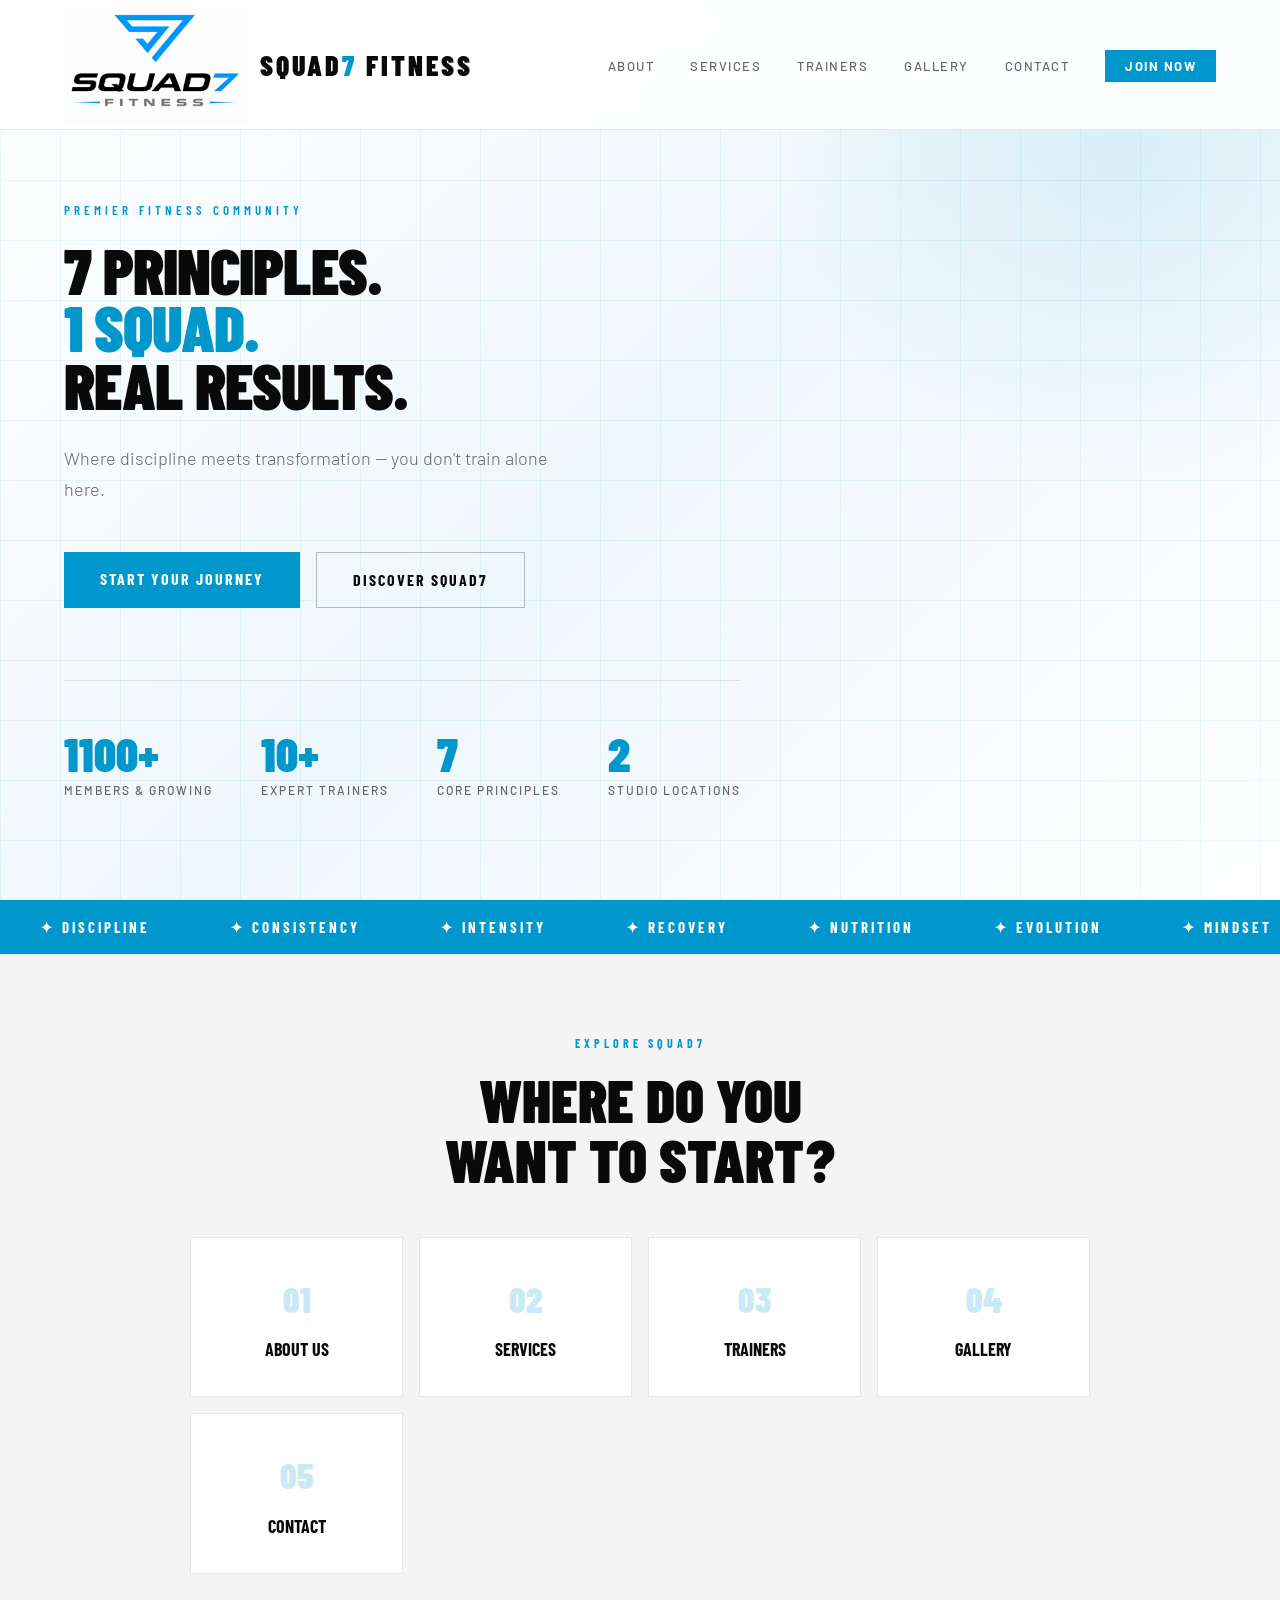
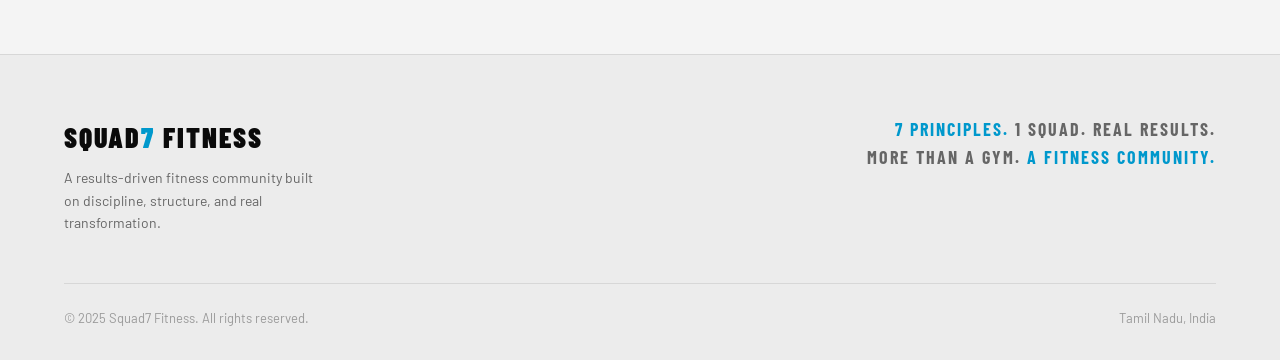
<file: index.html>
<!DOCTYPE html>
<html lang="en">
<head>
<meta charset="UTF-8">
<meta name="viewport" content="width=device-width, initial-scale=1.0">
<title>Squad7 Fitness — 7 Principles. 1 Squad. Real Results.</title>
<link rel="icon" type="image/png" href="images/Icon.png">
<link href="https://fonts.googleapis.com/css2?family=Barlow+Condensed:wght@400;600;700;800;900&family=Barlow:wght@300;400;500;600&display=swap" rel="stylesheet">
<style>
  *, *::before, *::after { margin: 0; padding: 0; box-sizing: border-box; }
  :root {
    --bg: #FFFFFF; --section: #F4F4F4; --accent: #0098CC;
    --accent-glow: rgba(0,152,204,0.1); --text: #0A0A0A;
    --subtext: #666666; --border: rgba(0,0,0,0.09); --card: #EBEBEB;
  }
  html { scroll-behavior: smooth; }
  body { background: var(--bg); color: var(--text); font-family: 'Barlow', sans-serif; font-weight: 400; line-height: 1.6; overflow-x: hidden; }

  /* NAV */
  nav { position: fixed; top: 0; left: 0; right: 0; z-index: 100; padding: 0 5vw; height: 130px; display: flex; align-items: center; justify-content: space-between; background: rgba(255,255,255,0.92); backdrop-filter: blur(12px); border-bottom: 1px solid var(--border); }
  .nav-logo { display: flex; align-items: center; gap: 12px; text-decoration: none; }
  .nav-logo img { height: 120px; width: auto; display: block; }
  .nav-logo-text { font-family: 'Barlow Condensed', sans-serif; font-weight: 900; font-size: 28px; letter-spacing: 3px; text-transform: uppercase; color: var(--text); line-height: 1; }
  .nav-logo-text span { color: var(--accent); }
  .nav-links { display: flex; gap: 36px; list-style: none; }
  .nav-links a { color: var(--subtext); text-decoration: none; font-size: 13px; font-weight: 500; letter-spacing: 1.5px; text-transform: uppercase; transition: color 0.2s; }
  .nav-links a:hover, .nav-links a.active { color: var(--accent); }
  .nav-cta { background: var(--accent); color: #FFF !important; padding: 8px 20px; font-weight: 700 !important; letter-spacing: 1px; transition: background 0.2s !important; }
  .nav-cta:hover { background: #0080AA !important; color: #FFF !important; }
  .hamburger { display: none; flex-direction: column; gap: 5px; cursor: pointer; }
  .hamburger span { display: block; width: 24px; height: 2px; background: var(--text); transition: 0.3s; }
  .mobile-menu { display: none; position: fixed; top: 130px; left: 0; right: 0; background: rgba(255,255,255,0.98); padding: 24px 5vw; flex-direction: column; gap: 20px; z-index: 99; border-bottom: 1px solid var(--border); }
  .mobile-menu a { color: var(--subtext); text-decoration: none; font-size: 15px; font-weight: 500; letter-spacing: 1px; text-transform: uppercase; }
  .mobile-menu a:hover { color: var(--accent); }
  .mobile-menu.open { display: flex; }

  /* SECTION DEFAULTS */
  section { padding: 60px 5vw; }
  .page-hero { padding: 160px 5vw 80px; background: linear-gradient(135deg, #FFFFFF 0%, #EEF7FB 50%, #FFFFFF 100%); position: relative; overflow: hidden; }
  .page-hero-grid { position: absolute; inset: 0; pointer-events: none; background-image: linear-gradient(rgba(0,152,204,0.07) 1px, transparent 1px), linear-gradient(90deg, rgba(0,152,204,0.07) 1px, transparent 1px); background-size: 60px 60px; }
  .page-hero-content { position: relative; z-index: 2; }
  .section-label { font-family: 'Barlow Condensed', sans-serif; font-size: 12px; font-weight: 700; letter-spacing: 4px; text-transform: uppercase; color: var(--accent); margin-bottom: 16px; }
  .section-title { font-family: 'Barlow Condensed', sans-serif; font-size: clamp(36px, 5vw, 60px); font-weight: 900; text-transform: uppercase; line-height: 1; margin-bottom: 24px; color: var(--text); }
  .section-sub { font-size: 17px; color: var(--subtext); max-width: 560px; line-height: 1.7; }
  .reveal { opacity: 0; transform: translateY(30px); transition: opacity 0.6s ease, transform 0.6s ease; }
  .reveal.visible { opacity: 1; transform: translateY(0); }

  /* BUTTONS */
  .btn-primary { background: var(--accent); color: #FFF; padding: 14px 36px; font-family: 'Barlow Condensed', sans-serif; font-size: 16px; font-weight: 700; letter-spacing: 2px; text-transform: uppercase; text-decoration: none; border: none; cursor: pointer; transition: background 0.2s, transform 0.15s; display: inline-block; }
  .btn-primary:hover { background: #0080AA; transform: translateY(-2px); }
  .btn-outline { background: transparent; color: var(--text); padding: 14px 36px; font-family: 'Barlow Condensed', sans-serif; font-size: 16px; font-weight: 700; letter-spacing: 2px; text-transform: uppercase; text-decoration: none; border: 1px solid rgba(0,0,0,0.25); cursor: pointer; transition: border-color 0.2s, color 0.2s, transform 0.15s; display: inline-block; }
  .btn-outline:hover { border-color: var(--accent); color: var(--accent); transform: translateY(-2px); }

  /* TICKER */
  .ticker-wrap { background: var(--accent); overflow: hidden; padding: 14px 0; white-space: nowrap; }
  .ticker-inner { display: inline-block; animation: ticker 20s linear infinite; }
  .ticker-inner span { font-family: 'Barlow Condensed', sans-serif; font-size: 15px; font-weight: 700; letter-spacing: 3px; text-transform: uppercase; color: #FFF; margin: 0 40px; }
  .ticker-inner span::before { content: '✦ '; }

  /* FOOTER */
  footer { background: #ECECEC; padding: 60px 5vw 32px; border-top: 1px solid var(--border); }
  .footer-top { display: flex; justify-content: space-between; align-items: flex-start; flex-wrap: wrap; gap: 40px; margin-bottom: 48px; }
  .footer-brand .logo { font-family: 'Barlow Condensed', sans-serif; font-size: 28px; font-weight: 900; letter-spacing: 2px; text-transform: uppercase; color: var(--text); display: block; margin-bottom: 8px; }
  .footer-brand .logo span { color: var(--accent); }
  .footer-brand p { font-size: 14px; color: var(--subtext); max-width: 260px; line-height: 1.6; }
  .footer-taglines { text-align: right; }
  .footer-taglines p { font-family: 'Barlow Condensed', sans-serif; font-size: 18px; font-weight: 700; letter-spacing: 2px; text-transform: uppercase; color: var(--subtext); line-height: 1.6; }
  .footer-taglines p span { color: var(--accent); }
  .footer-bottom { border-top: 1px solid var(--border); padding-top: 24px; display: flex; justify-content: space-between; align-items: center; flex-wrap: wrap; gap: 12px; }
  .footer-bottom p { font-size: 13px; color: rgba(0,0,0,0.35); }

  /* ANIMATIONS */
  @keyframes fadeUp { from { opacity: 0; transform: translateY(24px); } to { opacity: 1; transform: translateY(0); } }
  @keyframes ticker { from { transform: translateX(0); } to { transform: translateX(-50%); } }

  /* RESPONSIVE */
  @media (max-width: 900px) { .nav-links { display: none; } .nav-cta-desk { display: none; } .hamburger { display: flex; } }
  @media (max-width: 600px) { section { padding: 60px 5vw; } }
</style>
<style>
  #hero { min-height: 100vh; display: flex; align-items: center; padding: 160px 5vw 60px; position: relative; overflow: hidden; background: linear-gradient(135deg, #FFFFFF 0%, #EEF7FB 50%, #FFFFFF 100%); }
  .hero-grid-bg { position: absolute; inset: 0; pointer-events: none; background-image: linear-gradient(rgba(0,152,204,0.07) 1px, transparent 1px), linear-gradient(90deg, rgba(0,152,204,0.07) 1px, transparent 1px); background-size: 60px 60px; }
  .hero-glow { position: absolute; top: -200px; right: -200px; width: 700px; height: 700px; background: radial-gradient(circle, rgba(0,152,204,0.1) 0%, transparent 70%); pointer-events: none; }
  .hero-content { position: relative; z-index: 2; max-width: 800px; }
  .hero-eyebrow { font-family: 'Barlow Condensed', sans-serif; font-size: 13px; font-weight: 600; letter-spacing: 4px; text-transform: uppercase; color: var(--accent); margin-bottom: 20px; opacity: 0; animation: fadeUp 0.6s 0.2s forwards; }
  .hero-title { font-family: 'Barlow Condensed', sans-serif; font-size: clamp(30px, 5vw, 75px); font-weight: 900; line-height: 0.9; text-transform: uppercase; letter-spacing: -1px; margin-bottom: 30px; color: var(--text); opacity: 0; animation: fadeUp 0.7s 0.4s forwards; }
  .hero-title .line2 { color: var(--accent); }
  .hero-sub { font-size: 18px; font-weight: 300; color: var(--subtext); max-width: 500px; margin-bottom: 48px; line-height: 1.7; opacity: 0; animation: fadeUp 0.7s 0.6s forwards; }
  .hero-btns { display: flex; gap: 16px; flex-wrap: wrap; opacity: 0; animation: fadeUp 0.7s 0.8s forwards; }
  .hero-stats { display: flex; gap: 48px; flex-wrap: wrap; margin-top: 72px; padding-top: 48px; border-top: 1px solid var(--border); opacity: 0; animation: fadeUp 0.7s 1s forwards; }
  .hero-stat-num { font-family: 'Barlow Condensed', sans-serif; font-size: 48px; font-weight: 900; line-height: 1; color: var(--accent); }
  .hero-stat-label { font-size: 12px; font-weight: 500; letter-spacing: 2px; text-transform: uppercase; color: var(--subtext); margin-top: 4px; }
  @media (max-width: 600px) { .hero-title { font-size: 56px; } .hero-stats { gap: 24px; } .hero-stat-num { font-size: 36px; } }
</style>
</head>
<body>
<nav>
<a href="index.html" class="nav-logo"><img src="images/logo.png" alt="Squad7 Fitness"><span class="nav-logo-text">SQUAD<span>7</span> FITNESS</span></a>
  <ul class="nav-links">
    <li><a href="about.html">About</a></li>
    <li><a href="services.html">Services</a></li>
    <li><a href="trainers.html">Trainers</a></li>
    <li><a href="gallery.html">Gallery</a></li>
    <li><a href="contact.html">Contact</a></li>
    <li><a href="contact.html" class="nav-cta">Join Now</a></li>
  </ul>
  <div class="hamburger" onclick="toggleMenu()" aria-label="Menu"><span></span><span></span><span></span></div>
</nav>
<div class="mobile-menu" id="mobileMenu">
  <a href="about.html" onclick="closeMenu()">About</a>
  <a href="services.html" onclick="closeMenu()">Services</a>
  <a href="trainers.html" onclick="closeMenu()">Trainers</a>
  <a href="gallery.html" onclick="closeMenu()">Gallery</a>
  <a href="contact.html" onclick="closeMenu()">Contact</a>
  <a href="contact.html" onclick="closeMenu()" class="btn-primary" style="text-align:center;">Join Now</a>
</div>
<section id="hero">
  <div class="hero-grid-bg"></div>
  <div class="hero-glow"></div>
  <div class="hero-content">
    <p class="hero-eyebrow">Premier Fitness Community</p>
    <h1 class="hero-title">7 PRINCIPLES.<br><span class="line2">1 SQUAD.</span><br>REAL RESULTS.</h1>
    <p class="hero-sub">Where discipline meets transformation — you don't train alone here.</p>
    <div class="hero-btns">
      <a href="contact.html" class="btn-primary">Start Your Journey</a>
      <a href="about.html" class="btn-outline">Discover Squad7</a>
    </div>
    <div class="hero-stats">
      <div><div class="hero-stat-num">1100+</div><div class="hero-stat-label">Members & Growing</div></div>
      <div><div class="hero-stat-num">10+</div><div class="hero-stat-label">Expert Trainers</div></div>
      <div><div class="hero-stat-num">7</div><div class="hero-stat-label">Core Principles</div></div>
      <div><div class="hero-stat-num">2</div><div class="hero-stat-label">Studio Locations</div></div>
    </div>
  </div>
</section>
<div class="ticker-wrap">
  <div class="ticker-inner">
    <span>Discipline</span><span>Consistency</span><span>Intensity</span><span>Recovery</span><span>Nutrition</span><span>Evolution</span><span>Mindset</span>
    <span>Discipline</span><span>Consistency</span><span>Intensity</span><span>Recovery</span><span>Nutrition</span><span>Evolution</span><span>Mindset</span>
    <span>Discipline</span><span>Consistency</span><span>Intensity</span><span>Recovery</span><span>Nutrition</span><span>Evolution</span><span>Mindset</span>
  </div>
</div>
<section style="background:var(--section); padding: 80px 5vw; text-align:center;">
  <div class="reveal">
    <p class="section-label">Explore Squad7</p>
    <h2 class="section-title" style="margin-bottom:48px;">Where Do You<br>Want to Start?</h2>
  </div>
  <div class="reveal" style="display:grid; grid-template-columns: repeat(auto-fill, minmax(200px,1fr)); gap:16px; max-width:900px; margin:0 auto;">
    <a href="about.html" style="background:#fff; border:1px solid var(--border); padding:32px 20px; text-decoration:none; transition:border-color 0.2s, transform 0.2s; display:block;" onmouseover="this.style.borderColor='var(--accent)';this.style.transform='translateY(-4px)'" onmouseout="this.style.borderColor='var(--border)';this.style.transform=''">
      <div style="font-family:'Barlow Condensed',sans-serif;font-size:36px;font-weight:900;color:rgba(0,152,204,0.2);margin-bottom:8px;">01</div>
      <div style="font-family:'Barlow Condensed',sans-serif;font-size:18px;font-weight:700;text-transform:uppercase;color:var(--text);">About Us</div>
    </a>
    <a href="services.html" style="background:#fff; border:1px solid var(--border); padding:32px 20px; text-decoration:none; transition:border-color 0.2s, transform 0.2s; display:block;" onmouseover="this.style.borderColor='var(--accent)';this.style.transform='translateY(-4px)'" onmouseout="this.style.borderColor='var(--border)';this.style.transform=''">
      <div style="font-family:'Barlow Condensed',sans-serif;font-size:36px;font-weight:900;color:rgba(0,152,204,0.2);margin-bottom:8px;">02</div>
      <div style="font-family:'Barlow Condensed',sans-serif;font-size:18px;font-weight:700;text-transform:uppercase;color:var(--text);">Services</div>
    </a>
    <a href="trainers.html" style="background:#fff; border:1px solid var(--border); padding:32px 20px; text-decoration:none; transition:border-color 0.2s, transform 0.2s; display:block;" onmouseover="this.style.borderColor='var(--accent)';this.style.transform='translateY(-4px)'" onmouseout="this.style.borderColor='var(--border)';this.style.transform=''">
      <div style="font-family:'Barlow Condensed',sans-serif;font-size:36px;font-weight:900;color:rgba(0,152,204,0.2);margin-bottom:8px;">03</div>
      <div style="font-family:'Barlow Condensed',sans-serif;font-size:18px;font-weight:700;text-transform:uppercase;color:var(--text);">Trainers</div>
    </a>
    <a href="gallery.html" style="background:#fff; border:1px solid var(--border); padding:32px 20px; text-decoration:none; transition:border-color 0.2s, transform 0.2s; display:block;" onmouseover="this.style.borderColor='var(--accent)';this.style.transform='translateY(-4px)'" onmouseout="this.style.borderColor='var(--border)';this.style.transform=''">
      <div style="font-family:'Barlow Condensed',sans-serif;font-size:36px;font-weight:900;color:rgba(0,152,204,0.2);margin-bottom:8px;">04</div>
      <div style="font-family:'Barlow Condensed',sans-serif;font-size:18px;font-weight:700;text-transform:uppercase;color:var(--text);">Gallery</div>
    </a>
    <a href="contact.html" style="background:#fff; border:1px solid var(--border); padding:32px 20px; text-decoration:none; transition:border-color 0.2s, transform 0.2s; display:block;" onmouseover="this.style.borderColor='var(--accent)';this.style.transform='translateY(-4px)'" onmouseout="this.style.borderColor='var(--border)';this.style.transform=''">
      <div style="font-family:'Barlow Condensed',sans-serif;font-size:36px;font-weight:900;color:rgba(0,152,204,0.2);margin-bottom:8px;">05</div>
      <div style="font-family:'Barlow Condensed',sans-serif;font-size:18px;font-weight:700;text-transform:uppercase;color:var(--text);">Contact</div>
    </a>
  </div>
</section>
<footer>
  <div class="footer-top">
    <div class="footer-brand">
      <span class="logo">SQUAD<span>7</span> FITNESS</span>
      <p>A results-driven fitness community built on discipline, structure, and real transformation.</p>
    </div>
    <div class="footer-taglines">
      <p><span>7 Principles.</span> 1 Squad. Real Results.</p>
      <p>More Than a Gym. <span>A Fitness Community.</span></p>
    </div>
  </div>
  <div class="footer-bottom">
    <p>&copy; 2025 Squad7 Fitness. All rights reserved.</p>
    <p>Tamil Nadu, India</p>
  </div>
</footer>
<script>
function toggleMenu() { document.getElementById("mobileMenu").classList.toggle("open"); }
function closeMenu() { document.getElementById("mobileMenu").classList.remove("open"); }
const observer = new IntersectionObserver((entries) => {
  entries.forEach((e, i) => { if (e.isIntersecting) { setTimeout(() => e.target.classList.add("visible"), i * 100); } });
}, { threshold: 0.1 });
document.querySelectorAll(".reveal").forEach(el => observer.observe(el));
</script>
</body>
</html>
</file>
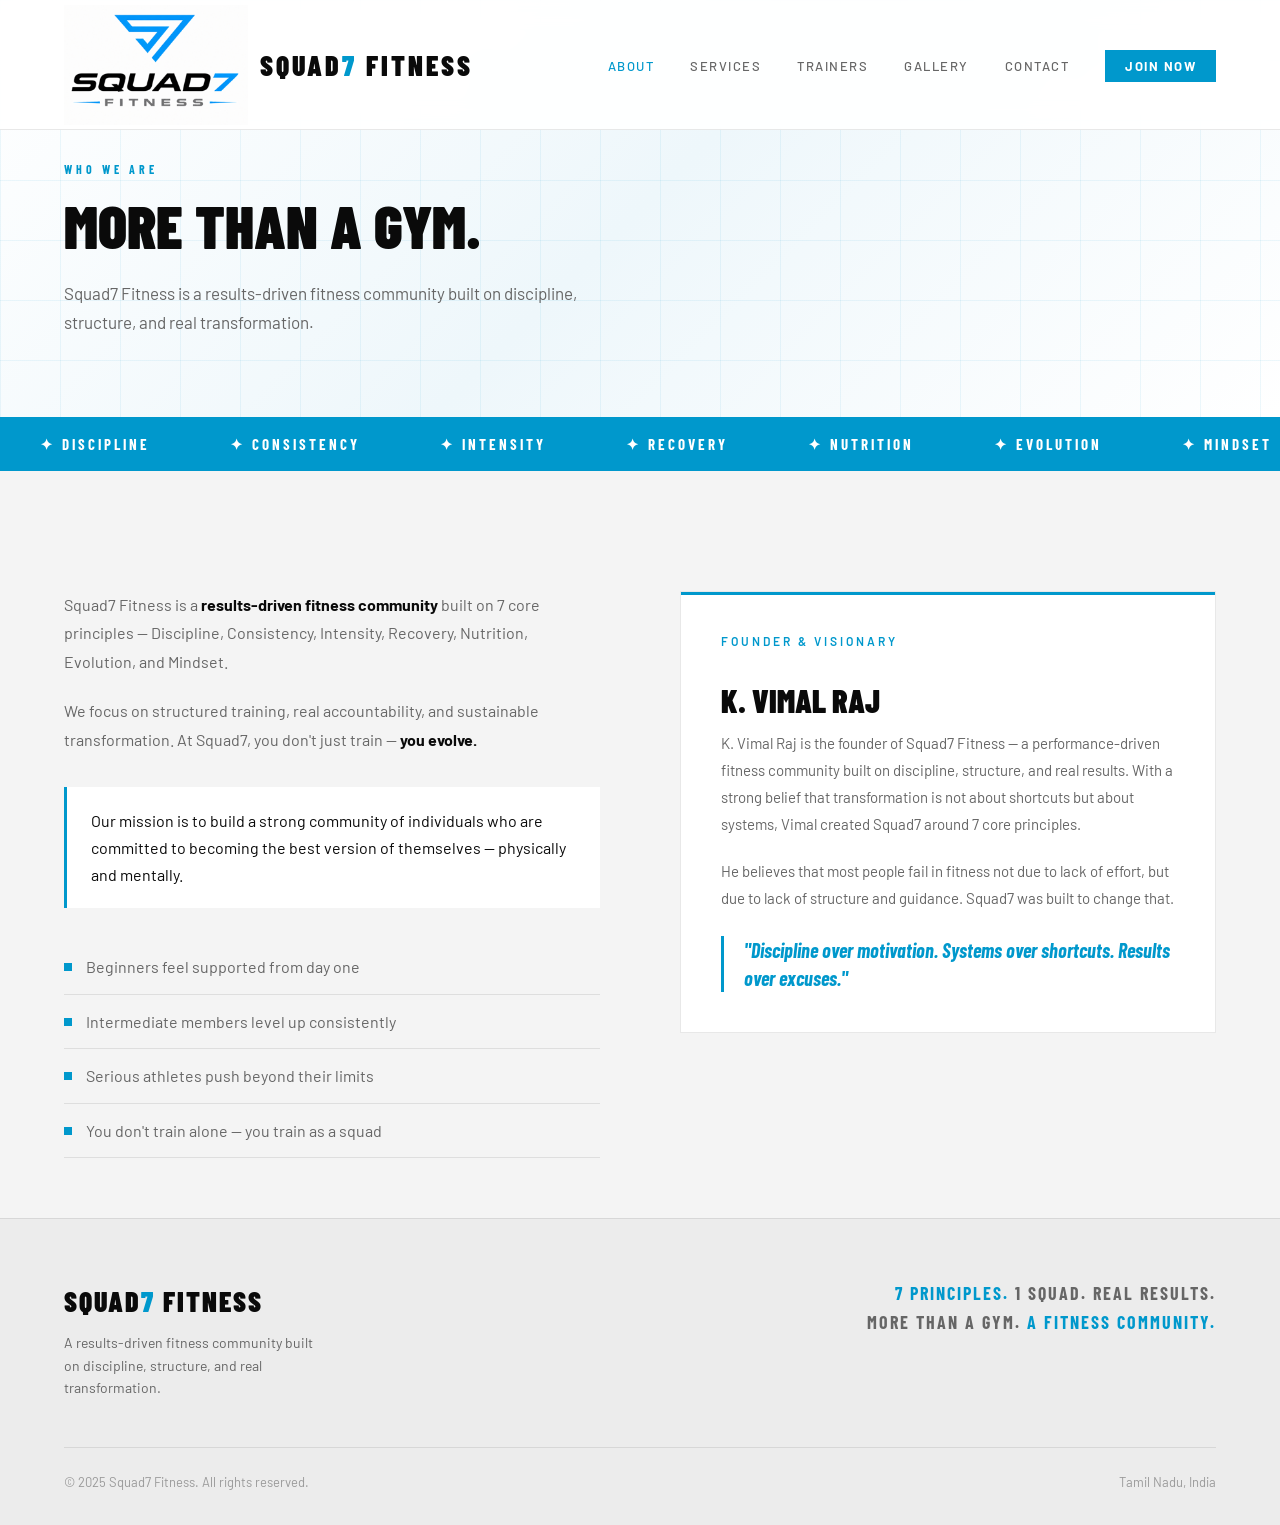
<file: about.html>
<!DOCTYPE html>
<html lang="en">
<head>
<meta charset="UTF-8">
<meta name="viewport" content="width=device-width, initial-scale=1.0">
<title>About — Squad7 Fitness</title>
<link href="https://fonts.googleapis.com/css2?family=Barlow+Condensed:wght@400;600;700;800;900&family=Barlow:wght@300;400;500;600&display=swap" rel="stylesheet">
<style>
  *, *::before, *::after { margin: 0; padding: 0; box-sizing: border-box; }
  :root {
    --bg: #FFFFFF; --section: #F4F4F4; --accent: #0098CC;
    --accent-glow: rgba(0,152,204,0.1); --text: #0A0A0A;
    --subtext: #666666; --border: rgba(0,0,0,0.09); --card: #EBEBEB;
  }
  html { scroll-behavior: smooth; }
  body { background: var(--bg); color: var(--text); font-family: 'Barlow', sans-serif; font-weight: 400; line-height: 1.6; overflow-x: hidden; }

  /* NAV */
  nav { position: fixed; top: 0; left: 0; right: 0; z-index: 100; padding: 0 5vw; height: 130px; display: flex; align-items: center; justify-content: space-between; background: rgba(255,255,255,0.92); backdrop-filter: blur(12px); border-bottom: 1px solid var(--border); }
  .nav-logo { display: flex; align-items: center; gap: 12px; text-decoration: none; }
  .nav-logo img { height: 120px; width: auto; display: block; }
  .nav-logo-text { font-family: 'Barlow Condensed', sans-serif; font-weight: 900; font-size: 28px; letter-spacing: 3px; text-transform: uppercase; color: var(--text); line-height: 1; }
  .nav-logo-text span { color: var(--accent); }
  .nav-links { display: flex; gap: 36px; list-style: none; }
  .nav-links a { color: var(--subtext); text-decoration: none; font-size: 13px; font-weight: 500; letter-spacing: 1.5px; text-transform: uppercase; transition: color 0.2s; }
  .nav-links a:hover, .nav-links a.active { color: var(--accent); }
  .nav-cta { background: var(--accent); color: #FFF !important; padding: 8px 20px; font-weight: 700 !important; letter-spacing: 1px; transition: background 0.2s !important; }
  .nav-cta:hover { background: #0080AA !important; color: #FFF !important; }
  .hamburger { display: none; flex-direction: column; gap: 5px; cursor: pointer; }
  .hamburger span { display: block; width: 24px; height: 2px; background: var(--text); transition: 0.3s; }
  .mobile-menu { display: none; position: fixed; top: 130px; left: 0; right: 0; background: rgba(255,255,255,0.98); padding: 24px 5vw; flex-direction: column; gap: 20px; z-index: 99; border-bottom: 1px solid var(--border); }
  .mobile-menu a { color: var(--subtext); text-decoration: none; font-size: 15px; font-weight: 500; letter-spacing: 1px; text-transform: uppercase; }
  .mobile-menu a:hover { color: var(--accent); }
  .mobile-menu.open { display: flex; }

  /* SECTION DEFAULTS */
  section { padding: 60px 5vw; }
  .page-hero { padding: 160px 5vw 80px; background: linear-gradient(135deg, #FFFFFF 0%, #EEF7FB 50%, #FFFFFF 100%); position: relative; overflow: hidden; }
  .page-hero-grid { position: absolute; inset: 0; pointer-events: none; background-image: linear-gradient(rgba(0,152,204,0.07) 1px, transparent 1px), linear-gradient(90deg, rgba(0,152,204,0.07) 1px, transparent 1px); background-size: 60px 60px; }
  .page-hero-content { position: relative; z-index: 2; }
  .section-label { font-family: 'Barlow Condensed', sans-serif; font-size: 12px; font-weight: 700; letter-spacing: 4px; text-transform: uppercase; color: var(--accent); margin-bottom: 16px; }
  .section-title { font-family: 'Barlow Condensed', sans-serif; font-size: clamp(36px, 5vw, 60px); font-weight: 900; text-transform: uppercase; line-height: 1; margin-bottom: 24px; color: var(--text); }
  .section-sub { font-size: 17px; color: var(--subtext); max-width: 560px; line-height: 1.7; }
  .reveal { opacity: 0; transform: translateY(30px); transition: opacity 0.6s ease, transform 0.6s ease; }
  .reveal.visible { opacity: 1; transform: translateY(0); }

  /* BUTTONS */
  .btn-primary { background: var(--accent); color: #FFF; padding: 14px 36px; font-family: 'Barlow Condensed', sans-serif; font-size: 16px; font-weight: 700; letter-spacing: 2px; text-transform: uppercase; text-decoration: none; border: none; cursor: pointer; transition: background 0.2s, transform 0.15s; display: inline-block; }
  .btn-primary:hover { background: #0080AA; transform: translateY(-2px); }
  .btn-outline { background: transparent; color: var(--text); padding: 14px 36px; font-family: 'Barlow Condensed', sans-serif; font-size: 16px; font-weight: 700; letter-spacing: 2px; text-transform: uppercase; text-decoration: none; border: 1px solid rgba(0,0,0,0.25); cursor: pointer; transition: border-color 0.2s, color 0.2s, transform 0.15s; display: inline-block; }
  .btn-outline:hover { border-color: var(--accent); color: var(--accent); transform: translateY(-2px); }

  /* TICKER */
  .ticker-wrap { background: var(--accent); overflow: hidden; padding: 14px 0; white-space: nowrap; }
  .ticker-inner { display: inline-block; animation: ticker 20s linear infinite; }
  .ticker-inner span { font-family: 'Barlow Condensed', sans-serif; font-size: 15px; font-weight: 700; letter-spacing: 3px; text-transform: uppercase; color: #FFF; margin: 0 40px; }
  .ticker-inner span::before { content: '✦ '; }

  /* FOOTER */
  footer { background: #ECECEC; padding: 60px 5vw 32px; border-top: 1px solid var(--border); }
  .footer-top { display: flex; justify-content: space-between; align-items: flex-start; flex-wrap: wrap; gap: 40px; margin-bottom: 48px; }
  .footer-brand .logo { font-family: 'Barlow Condensed', sans-serif; font-size: 28px; font-weight: 900; letter-spacing: 2px; text-transform: uppercase; color: var(--text); display: block; margin-bottom: 8px; }
  .footer-brand .logo span { color: var(--accent); }
  .footer-brand p { font-size: 14px; color: var(--subtext); max-width: 260px; line-height: 1.6; }
  .footer-taglines { text-align: right; }
  .footer-taglines p { font-family: 'Barlow Condensed', sans-serif; font-size: 18px; font-weight: 700; letter-spacing: 2px; text-transform: uppercase; color: var(--subtext); line-height: 1.6; }
  .footer-taglines p span { color: var(--accent); }
  .footer-bottom { border-top: 1px solid var(--border); padding-top: 24px; display: flex; justify-content: space-between; align-items: center; flex-wrap: wrap; gap: 12px; }
  .footer-bottom p { font-size: 13px; color: rgba(0,0,0,0.35); }

  /* ANIMATIONS */
  @keyframes fadeUp { from { opacity: 0; transform: translateY(24px); } to { opacity: 1; transform: translateY(0); } }
  @keyframes ticker { from { transform: translateX(0); } to { transform: translateX(-50%); } }

  /* RESPONSIVE */
  @media (max-width: 900px) { .nav-links { display: none; } .nav-cta-desk { display: none; } .hamburger { display: flex; } }
  @media (max-width: 600px) { section { padding: 60px 5vw; } }
</style>
<style>
  .about-grid { display: grid; grid-template-columns: 1fr 1fr; gap: 80px; align-items: start; margin-top: 60px; }
  .about-text p { color: var(--subtext); font-size: 16px; line-height: 1.8; margin-bottom: 20px; }
  .about-text strong { color: var(--text); }
  .mission-block { border-left: 3px solid var(--accent); padding: 20px 24px; background: #fff; margin: 32px 0; }
  .mission-block p { color: var(--text); font-size: 16px; line-height: 1.7; margin: 0; }
  .community-list { list-style: none; margin-top: 24px; }
  .community-list li { display: flex; align-items: center; gap: 14px; padding: 14px 0; border-bottom: 1px solid var(--border); font-size: 16px; color: var(--subtext); }
  .community-list li::before { content: ''; width: 8px; height: 8px; flex-shrink: 0; background: var(--accent); }
  .founder-card { background: #fff; padding: 40px; position: relative; overflow: hidden; border: 1px solid var(--border); }
  .founder-card::before { content: ''; position: absolute; top: 0; left: 0; right: 0; height: 3px; background: var(--accent); }
  .founder-name { font-family: 'Barlow Condensed', sans-serif; font-size: 32px; font-weight: 900; text-transform: uppercase; margin-bottom: 4px; color: var(--text); }
  .founder-role { font-size: 12px; font-weight: 600; letter-spacing: 3px; text-transform: uppercase; color: var(--accent); margin-bottom: 24px; }
  .founder-bio { color: var(--subtext); font-size: 15px; line-height: 1.8; margin-bottom: 20px; }
  .philosophy-quote { font-family: 'Barlow Condensed', sans-serif; font-size: 20px; font-weight: 700; color: var(--accent); line-height: 1.4; border-left: 3px solid var(--accent); padding-left: 20px; margin-top: 24px; font-style: italic; }
  @media (max-width: 900px) { .about-grid { grid-template-columns: 1fr; gap: 48px; } }
</style>
</head>
<body>
<nav>
  <a href="index.html" class="nav-logo"><img src="images/logo.png" alt="Squad7 Fitness"><span class="nav-logo-text">SQUAD<span>7</span> FITNESS</span></a>
  <ul class="nav-links">
    <li><a href="about.html" class="active">About</a></li>
    <li><a href="services.html">Services</a></li>
    <li><a href="trainers.html">Trainers</a></li>
    <li><a href="gallery.html">Gallery</a></li>
    <li><a href="contact.html">Contact</a></li>
    <li><a href="contact.html" class="nav-cta">Join Now</a></li>
  </ul>
  <div class="hamburger" onclick="toggleMenu()" aria-label="Menu"><span></span><span></span><span></span></div>
</nav>
<div class="mobile-menu" id="mobileMenu">
  <a href="about.html" onclick="closeMenu()">About</a>
  <a href="services.html" onclick="closeMenu()">Services</a>
  <a href="trainers.html" onclick="closeMenu()">Trainers</a>
  <a href="gallery.html" onclick="closeMenu()">Gallery</a>
  <a href="contact.html" onclick="closeMenu()">Contact</a>
  <a href="contact.html" onclick="closeMenu()" class="btn-primary" style="text-align:center;">Join Now</a>
</div>
<div class="page-hero">
  <div class="page-hero-grid"></div>
  <div class="page-hero-content">
    <p class="section-label">Who We Are</p>
    <h1 class="section-title">More Than A Gym.</h1>
    <p class="section-sub">Squad7 Fitness is a results-driven fitness community built on discipline, structure, and real transformation.</p>
  </div>
</div>
<div class="ticker-wrap">
  <div class="ticker-inner">
    <span>Discipline</span><span>Consistency</span><span>Intensity</span><span>Recovery</span><span>Nutrition</span><span>Evolution</span><span>Mindset</span>
    <span>Discipline</span><span>Consistency</span><span>Intensity</span><span>Recovery</span><span>Nutrition</span><span>Evolution</span><span>Mindset</span>
  </div>
</div>
<section style="background:var(--section);">
  <div class="about-grid">
    <div class="about-text reveal">
      <p>Squad7 Fitness is a <strong>results-driven fitness community</strong> built on 7 core principles — Discipline, Consistency, Intensity, Recovery, Nutrition, Evolution, and Mindset.</p>
      <p>We focus on structured training, real accountability, and sustainable transformation. At Squad7, you don't just train — <strong>you evolve.</strong></p>
      <div class="mission-block">
        <p>Our mission is to build a strong community of individuals who are committed to becoming the best version of themselves — physically and mentally.</p>
      </div>
      <ul class="community-list">
        <li>Beginners feel supported from day one</li>
        <li>Intermediate members level up consistently</li>
        <li>Serious athletes push beyond their limits</li>
        <li>You don't train alone — you train as a squad</li>
      </ul>
    </div>
    <div class="reveal">
      <div class="founder-card">
        <p class="founder-role">Founder & Visionary</p>
        <h3 class="founder-name">K. Vimal Raj</h3>
        <p class="founder-bio">K. Vimal Raj is the founder of Squad7 Fitness — a performance-driven fitness community built on discipline, structure, and real results. With a strong belief that transformation is not about shortcuts but about systems, Vimal created Squad7 around 7 core principles.</p>
        <p class="founder-bio">He believes that most people fail in fitness not due to lack of effort, but due to lack of structure and guidance. Squad7 was built to change that.</p>
        <div class="philosophy-quote">"Discipline over motivation. Systems over shortcuts. Results over excuses."</div>
      </div>
    </div>
  </div>
</section>
<footer>
  <div class="footer-top">
    <div class="footer-brand"><span class="logo">SQUAD<span>7</span> FITNESS</span><p>A results-driven fitness community built on discipline, structure, and real transformation.</p></div>
    <div class="footer-taglines"><p><span>7 Principles.</span> 1 Squad. Real Results.</p><p>More Than a Gym. <span>A Fitness Community.</span></p></div>
  </div>
  <div class="footer-bottom"><p>&copy; 2025 Squad7 Fitness. All rights reserved.</p><p>Tamil Nadu, India</p></div>
</footer>
<script>
function toggleMenu() { document.getElementById("mobileMenu").classList.toggle("open"); }
function closeMenu() { document.getElementById("mobileMenu").classList.remove("open"); }
const observer = new IntersectionObserver((entries) => {
  entries.forEach((e, i) => { if (e.isIntersecting) { setTimeout(() => e.target.classList.add("visible"), i * 100); } });
}, { threshold: 0.1 });
document.querySelectorAll(".reveal").forEach(el => observer.observe(el));
</script>
</body>
</html>
</file>
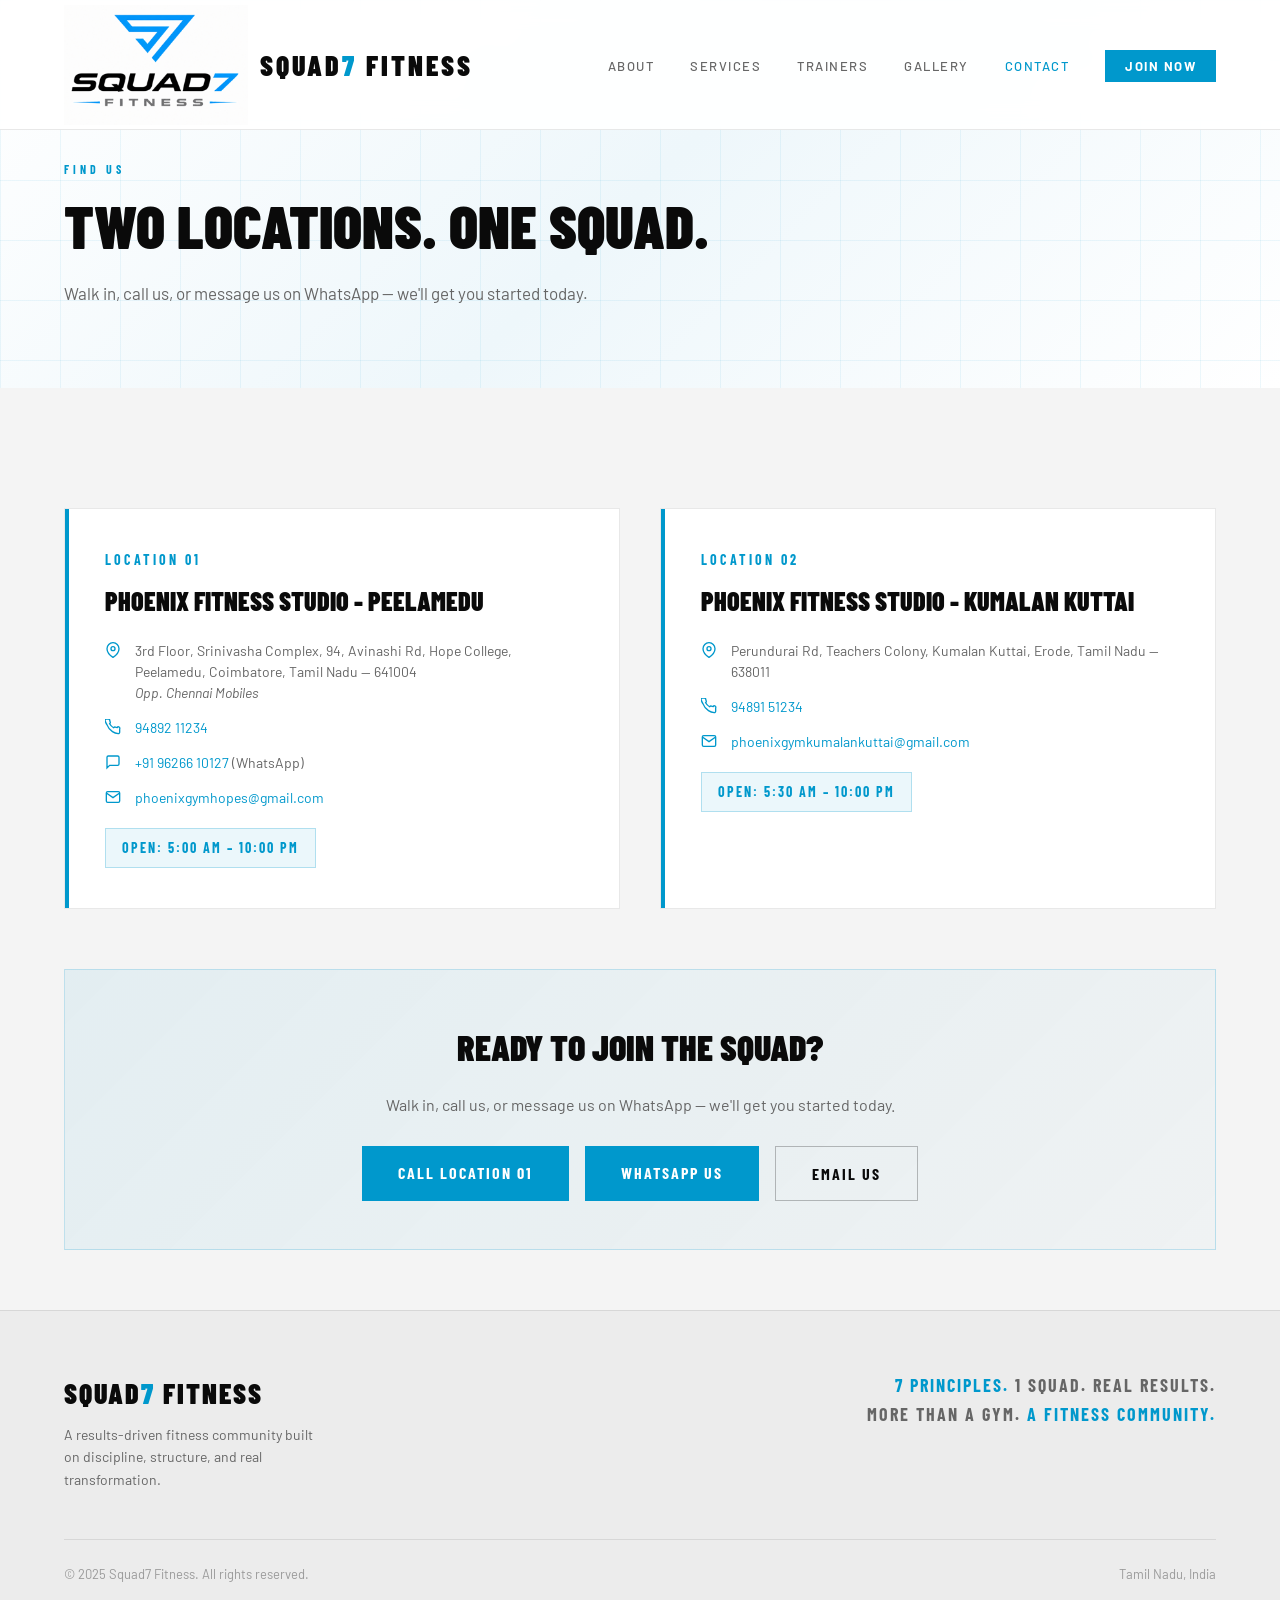
<file: contact.html>
<!DOCTYPE html>
<html lang="en">
<head>
<meta charset="UTF-8">
<meta name="viewport" content="width=device-width, initial-scale=1.0">
<title>Contact — Squad7 Fitness</title>
<link href="https://fonts.googleapis.com/css2?family=Barlow+Condensed:wght@400;600;700;800;900&family=Barlow:wght@300;400;500;600&display=swap" rel="stylesheet">
<style>
  *, *::before, *::after { margin: 0; padding: 0; box-sizing: border-box; }
  :root {
    --bg: #FFFFFF; --section: #F4F4F4; --accent: #0098CC;
    --accent-glow: rgba(0,152,204,0.1); --text: #0A0A0A;
    --subtext: #666666; --border: rgba(0,0,0,0.09); --card: #EBEBEB;
  }
  html { scroll-behavior: smooth; }
  body { background: var(--bg); color: var(--text); font-family: 'Barlow', sans-serif; font-weight: 400; line-height: 1.6; overflow-x: hidden; }

  /* NAV */
  nav { position: fixed; top: 0; left: 0; right: 0; z-index: 100; padding: 0 5vw; height: 130px; display: flex; align-items: center; justify-content: space-between; background: rgba(255,255,255,0.92); backdrop-filter: blur(12px); border-bottom: 1px solid var(--border); }
  .nav-logo { display: flex; align-items: center; gap: 12px; text-decoration: none; }
  .nav-logo img { height: 120px; width: auto; display: block; }
  .nav-logo-text { font-family: 'Barlow Condensed', sans-serif; font-weight: 900; font-size: 28px; letter-spacing: 3px; text-transform: uppercase; color: var(--text); line-height: 1; }
  .nav-logo-text span { color: var(--accent); }
  .nav-links { display: flex; gap: 36px; list-style: none; }
  .nav-links a { color: var(--subtext); text-decoration: none; font-size: 13px; font-weight: 500; letter-spacing: 1.5px; text-transform: uppercase; transition: color 0.2s; }
  .nav-links a:hover, .nav-links a.active { color: var(--accent); }
  .nav-cta { background: var(--accent); color: #FFF !important; padding: 8px 20px; font-weight: 700 !important; letter-spacing: 1px; transition: background 0.2s !important; }
  .nav-cta:hover { background: #0080AA !important; color: #FFF !important; }
  .hamburger { display: none; flex-direction: column; gap: 5px; cursor: pointer; }
  .hamburger span { display: block; width: 24px; height: 2px; background: var(--text); transition: 0.3s; }
  .mobile-menu { display: none; position: fixed; top: 130px; left: 0; right: 0; background: rgba(255,255,255,0.98); padding: 24px 5vw; flex-direction: column; gap: 20px; z-index: 99; border-bottom: 1px solid var(--border); }
  .mobile-menu a { color: var(--subtext); text-decoration: none; font-size: 15px; font-weight: 500; letter-spacing: 1px; text-transform: uppercase; }
  .mobile-menu a:hover { color: var(--accent); }
  .mobile-menu.open { display: flex; }

  /* SECTION DEFAULTS */
  section { padding: 60px 5vw; }
  .page-hero { padding: 160px 5vw 80px; background: linear-gradient(135deg, #FFFFFF 0%, #EEF7FB 50%, #FFFFFF 100%); position: relative; overflow: hidden; }
  .page-hero-grid { position: absolute; inset: 0; pointer-events: none; background-image: linear-gradient(rgba(0,152,204,0.07) 1px, transparent 1px), linear-gradient(90deg, rgba(0,152,204,0.07) 1px, transparent 1px); background-size: 60px 60px; }
  .page-hero-content { position: relative; z-index: 2; }
  .section-label { font-family: 'Barlow Condensed', sans-serif; font-size: 12px; font-weight: 700; letter-spacing: 4px; text-transform: uppercase; color: var(--accent); margin-bottom: 16px; }
  .section-title { font-family: 'Barlow Condensed', sans-serif; font-size: clamp(36px, 5vw, 60px); font-weight: 900; text-transform: uppercase; line-height: 1; margin-bottom: 24px; color: var(--text); }
  .section-sub { font-size: 17px; color: var(--subtext); max-width: 560px; line-height: 1.7; }
  .reveal { opacity: 0; transform: translateY(30px); transition: opacity 0.6s ease, transform 0.6s ease; }
  .reveal.visible { opacity: 1; transform: translateY(0); }

  /* BUTTONS */
  .btn-primary { background: var(--accent); color: #FFF; padding: 14px 36px; font-family: 'Barlow Condensed', sans-serif; font-size: 16px; font-weight: 700; letter-spacing: 2px; text-transform: uppercase; text-decoration: none; border: none; cursor: pointer; transition: background 0.2s, transform 0.15s; display: inline-block; }
  .btn-primary:hover { background: #0080AA; transform: translateY(-2px); }
  .btn-outline { background: transparent; color: var(--text); padding: 14px 36px; font-family: 'Barlow Condensed', sans-serif; font-size: 16px; font-weight: 700; letter-spacing: 2px; text-transform: uppercase; text-decoration: none; border: 1px solid rgba(0,0,0,0.25); cursor: pointer; transition: border-color 0.2s, color 0.2s, transform 0.15s; display: inline-block; }
  .btn-outline:hover { border-color: var(--accent); color: var(--accent); transform: translateY(-2px); }

  /* TICKER */
  .ticker-wrap { background: var(--accent); overflow: hidden; padding: 14px 0; white-space: nowrap; }
  .ticker-inner { display: inline-block; animation: ticker 20s linear infinite; }
  .ticker-inner span { font-family: 'Barlow Condensed', sans-serif; font-size: 15px; font-weight: 700; letter-spacing: 3px; text-transform: uppercase; color: #FFF; margin: 0 40px; }
  .ticker-inner span::before { content: '✦ '; }

  /* FOOTER */
  footer { background: #ECECEC; padding: 60px 5vw 32px; border-top: 1px solid var(--border); }
  .footer-top { display: flex; justify-content: space-between; align-items: flex-start; flex-wrap: wrap; gap: 40px; margin-bottom: 48px; }
  .footer-brand .logo { font-family: 'Barlow Condensed', sans-serif; font-size: 28px; font-weight: 900; letter-spacing: 2px; text-transform: uppercase; color: var(--text); display: block; margin-bottom: 8px; }
  .footer-brand .logo span { color: var(--accent); }
  .footer-brand p { font-size: 14px; color: var(--subtext); max-width: 260px; line-height: 1.6; }
  .footer-taglines { text-align: right; }
  .footer-taglines p { font-family: 'Barlow Condensed', sans-serif; font-size: 18px; font-weight: 700; letter-spacing: 2px; text-transform: uppercase; color: var(--subtext); line-height: 1.6; }
  .footer-taglines p span { color: var(--accent); }
  .footer-bottom { border-top: 1px solid var(--border); padding-top: 24px; display: flex; justify-content: space-between; align-items: center; flex-wrap: wrap; gap: 12px; }
  .footer-bottom p { font-size: 13px; color: rgba(0,0,0,0.35); }

  /* ANIMATIONS */
  @keyframes fadeUp { from { opacity: 0; transform: translateY(24px); } to { opacity: 1; transform: translateY(0); } }
  @keyframes ticker { from { transform: translateX(0); } to { transform: translateX(-50%); } }

  /* RESPONSIVE */
  @media (max-width: 900px) { .nav-links { display: none; } .nav-cta-desk { display: none; } .hamburger { display: flex; } }
  @media (max-width: 600px) { section { padding: 60px 5vw; } }
</style>
<style>
  .contact-grid { display: grid; grid-template-columns: 1fr 1fr; gap: 40px; margin-top: 60px; }
  .contact-card { background: #fff; padding: 40px; border: 1px solid var(--border); position: relative; overflow: hidden; }
  .contact-card::before { content: ''; position: absolute; top: 0; left: 0; width: 4px; height: 100%; background: var(--accent); }
  .contact-location { font-family: 'Barlow Condensed', sans-serif; font-size: 14px; font-weight: 700; letter-spacing: 3px; text-transform: uppercase; color: var(--accent); margin-bottom: 16px; }
  .contact-branch { font-family: 'Barlow Condensed', sans-serif; font-size: 26px; font-weight: 900; text-transform: uppercase; margin-bottom: 24px; line-height: 1.1; color: var(--text); }
  .contact-rows { display: flex; flex-direction: column; gap: 14px; }
  .contact-row { display: flex; gap: 14px; align-items: flex-start; }
  .contact-icon { width: 16px; height: 16px; flex-shrink: 0; color: var(--accent); margin-top: 2px; }
  .contact-detail { font-size: 14px; color: var(--subtext); line-height: 1.5; }
  .contact-detail a { color: var(--accent); text-decoration: none; }
  .hours-chip { display: inline-block; margin-top: 20px; background: rgba(0,152,204,0.08); border: 1px solid rgba(0,152,204,0.25); padding: 8px 16px; font-family: 'Barlow Condensed', sans-serif; font-size: 14px; font-weight: 700; letter-spacing: 2px; text-transform: uppercase; color: var(--accent); }
  .contact-cta { margin-top: 60px; padding: 48px; background: linear-gradient(135deg, rgba(0,152,204,0.07) 0%, rgba(0,152,204,0.02) 100%); border: 1px solid rgba(0,152,204,0.2); text-align: center; }
  .contact-cta h3 { font-family: 'Barlow Condensed', sans-serif; font-size: 36px; font-weight: 900; text-transform: uppercase; margin-bottom: 16px; color: var(--text); }
  .contact-cta p { color: var(--subtext); margin-bottom: 28px; font-size: 16px; }
  .cta-btns { display: flex; gap: 16px; justify-content: center; flex-wrap: wrap; }
  @media (max-width: 900px) { .contact-grid { grid-template-columns: 1fr; } }
</style>
</head>
<body>
<nav>
  <a href="index.html" class="nav-logo"><img src="images/logo.png" alt="Squad7 Fitness"><span class="nav-logo-text">SQUAD<span>7</span> FITNESS</span></a>
  <ul class="nav-links">
    <li><a href="about.html">About</a></li>
    <li><a href="services.html">Services</a></li>
    <li><a href="trainers.html">Trainers</a></li>
    <li><a href="gallery.html">Gallery</a></li>
    <li><a href="contact.html" class="active">Contact</a></li>
    <li><a href="contact.html" class="nav-cta">Join Now</a></li>
  </ul>
  <div class="hamburger" onclick="toggleMenu()" aria-label="Menu"><span></span><span></span><span></span></div>
</nav>
<div class="mobile-menu" id="mobileMenu">
  <a href="about.html" onclick="closeMenu()">About</a>
  <a href="services.html" onclick="closeMenu()">Services</a>
  <a href="trainers.html" onclick="closeMenu()">Trainers</a>
  <a href="gallery.html" onclick="closeMenu()">Gallery</a>
  <a href="contact.html" onclick="closeMenu()">Contact</a>
  <a href="contact.html" onclick="closeMenu()" class="btn-primary" style="text-align:center;">Join Now</a>
</div>
<div class="page-hero">
  <div class="page-hero-grid"></div>
  <div class="page-hero-content">
    <p class="section-label">Find Us</p>
    <h1 class="section-title">Two Locations. One Squad.</h1>
    <p class="section-sub">Walk in, call us, or message us on WhatsApp — we'll get you started today.</p>
  </div>
</div>
<section style="background:var(--section);">
  <div class="contact-grid">
    <div class="contact-card reveal">
      <p class="contact-location">Location 01</p>
      <h3 class="contact-branch">Phoenix Fitness Studio - Peelamedu</h3>
      <div class="contact-rows">
        <div class="contact-row">
          <svg class="contact-icon" viewBox="0 0 24 24" fill="none" stroke="currentColor" stroke-width="2"><path d="M21 10c0 7-9 13-9 13s-9-6-9-13a9 9 0 1118 0z"/><circle cx="12" cy="10" r="3"/></svg>
          <div class="contact-detail">3rd Floor, Srinivasha Complex, 94, Avinashi Rd, Hope College, Peelamedu, Coimbatore, Tamil Nadu — 641004<br><em>Opp. Chennai Mobiles</em></div>
        </div>
        <div class="contact-row">
          <svg class="contact-icon" viewBox="0 0 24 24" fill="none" stroke="currentColor" stroke-width="2"><path d="M22 16.92v3a2 2 0 01-2.18 2 19.79 19.79 0 01-8.63-3.07A19.5 19.5 0 013.07 8.81 19.79 19.79 0 01.14 2.18 2 2 0 012.11 0h3a2 2 0 012 1.72 12.84 12.84 0 00.7 2.81 2 2 0 01-.45 2.11L6.91 7.09a16 16 0 006 6l.45-.45a2 2 0 012.11-.45 12.84 12.84 0 002.81.7A2 2 0 0122 14.92v2z"/></svg>
          <div class="contact-detail"><a href="tel:948921234">94892 11234</a></div>
        </div>
        <div class="contact-row">
          <svg class="contact-icon" viewBox="0 0 24 24" fill="none" stroke="currentColor" stroke-width="2"><path d="M21 15a2 2 0 01-2 2H7l-4 4V5a2 2 0 012-2h14a2 2 0 012 2z"/></svg>
          <div class="contact-detail"><a href="https://wa.me/919626610127">+91 96266 10127</a> (WhatsApp)</div>
        </div>
        <div class="contact-row">
          <svg class="contact-icon" viewBox="0 0 24 24" fill="none" stroke="currentColor" stroke-width="2"><path d="M4 4h16c1.1 0 2 .9 2 2v12c0 1.1-.9 2-2 2H4c-1.1 0-2-.9-2-2V6c0-1.1.9-2 2-2z"/><polyline points="22,6 12,13 2,6"/></svg>
          <div class="contact-detail"><a href="mailto:phoenixgymhopes@gmail.com">phoenixgymhopes@gmail.com</a></div>
        </div>
      </div>
      <div class="hours-chip">Open: 5:00 AM – 10:00 PM</div>
    </div>
    <div class="contact-card reveal">
      <p class="contact-location">Location 02</p>
      <h3 class="contact-branch">Phoenix Fitness Studio - Kumalan Kuttai</h3>
      <div class="contact-rows">
        <div class="contact-row">
          <svg class="contact-icon" viewBox="0 0 24 24" fill="none" stroke="currentColor" stroke-width="2"><path d="M21 10c0 7-9 13-9 13s-9-6-9-13a9 9 0 1118 0z"/><circle cx="12" cy="10" r="3"/></svg>
          <div class="contact-detail">Perundurai Rd, Teachers Colony, Kumalan Kuttai, Erode, Tamil Nadu — 638011</div>
        </div>
        <div class="contact-row">
          <svg class="contact-icon" viewBox="0 0 24 24" fill="none" stroke="currentColor" stroke-width="2"><path d="M22 16.92v3a2 2 0 01-2.18 2 19.79 19.79 0 01-8.63-3.07A19.5 19.5 0 013.07 8.81 19.79 19.79 0 01.14 2.18 2 2 0 012.11 0h3a2 2 0 012 1.72 12.84 12.84 0 00.7 2.81 2 2 0 01-.45 2.11L6.91 7.09a16 16 0 006 6l.45-.45a2 2 0 012.11-.45 12.84 12.84 0 002.81.7A2 2 0 0122 14.92v2z"/></svg>
          <div class="contact-detail"><a href="tel:9489151234">94891 51234</a></div>
        </div>
        <div class="contact-row">
          <svg class="contact-icon" viewBox="0 0 24 24" fill="none" stroke="currentColor" stroke-width="2"><path d="M4 4h16c1.1 0 2 .9 2 2v12c0 1.1-.9 2-2 2H4c-1.1 0-2-.9-2-2V6c0-1.1.9-2 2-2z"/><polyline points="22,6 12,13 2,6"/></svg>
          <div class="contact-detail"><a href="mailto:phoenixgymkumalankuttai@gmail.com">phoenixgymkumalankuttai@gmail.com</a></div>
        </div>
      </div>
      <div class="hours-chip">Open: 5:30 AM – 10:00 PM</div>
    </div>
  </div>
  <div class="contact-cta reveal">
    <h3>Ready to Join the Squad?</h3>
    <p>Walk in, call us, or message us on WhatsApp — we'll get you started today.</p>
    <div class="cta-btns">
      <a href="tel:948921234" class="btn-primary">Call Location 01</a>
      <a href="https://wa.me/919626610127" class="btn-primary">WhatsApp Us</a>
      <a href="mailto:phoenixgymhopes@gmail.com" class="btn-outline">Email Us</a>
    </div>
  </div>
</section>
<footer><div class="footer-top"><div class="footer-brand"><span class="logo">SQUAD<span>7</span> FITNESS</span><p>A results-driven fitness community built on discipline, structure, and real transformation.</p></div><div class="footer-taglines"><p><span>7 Principles.</span> 1 Squad. Real Results.</p><p>More Than a Gym. <span>A Fitness Community.</span></p></div></div><div class="footer-bottom"><p>&copy; 2025 Squad7 Fitness. All rights reserved.</p><p>Tamil Nadu, India</p></div></footer>
<script>
function toggleMenu() { document.getElementById("mobileMenu").classList.toggle("open"); }
function closeMenu() { document.getElementById("mobileMenu").classList.remove("open"); }
const observer = new IntersectionObserver((entries) => {
  entries.forEach((e, i) => { if (e.isIntersecting) { setTimeout(() => e.target.classList.add("visible"), i * 100); } });
}, { threshold: 0.1 });
document.querySelectorAll(".reveal").forEach(el => observer.observe(el));
</script>
</body>
</html>
</file>
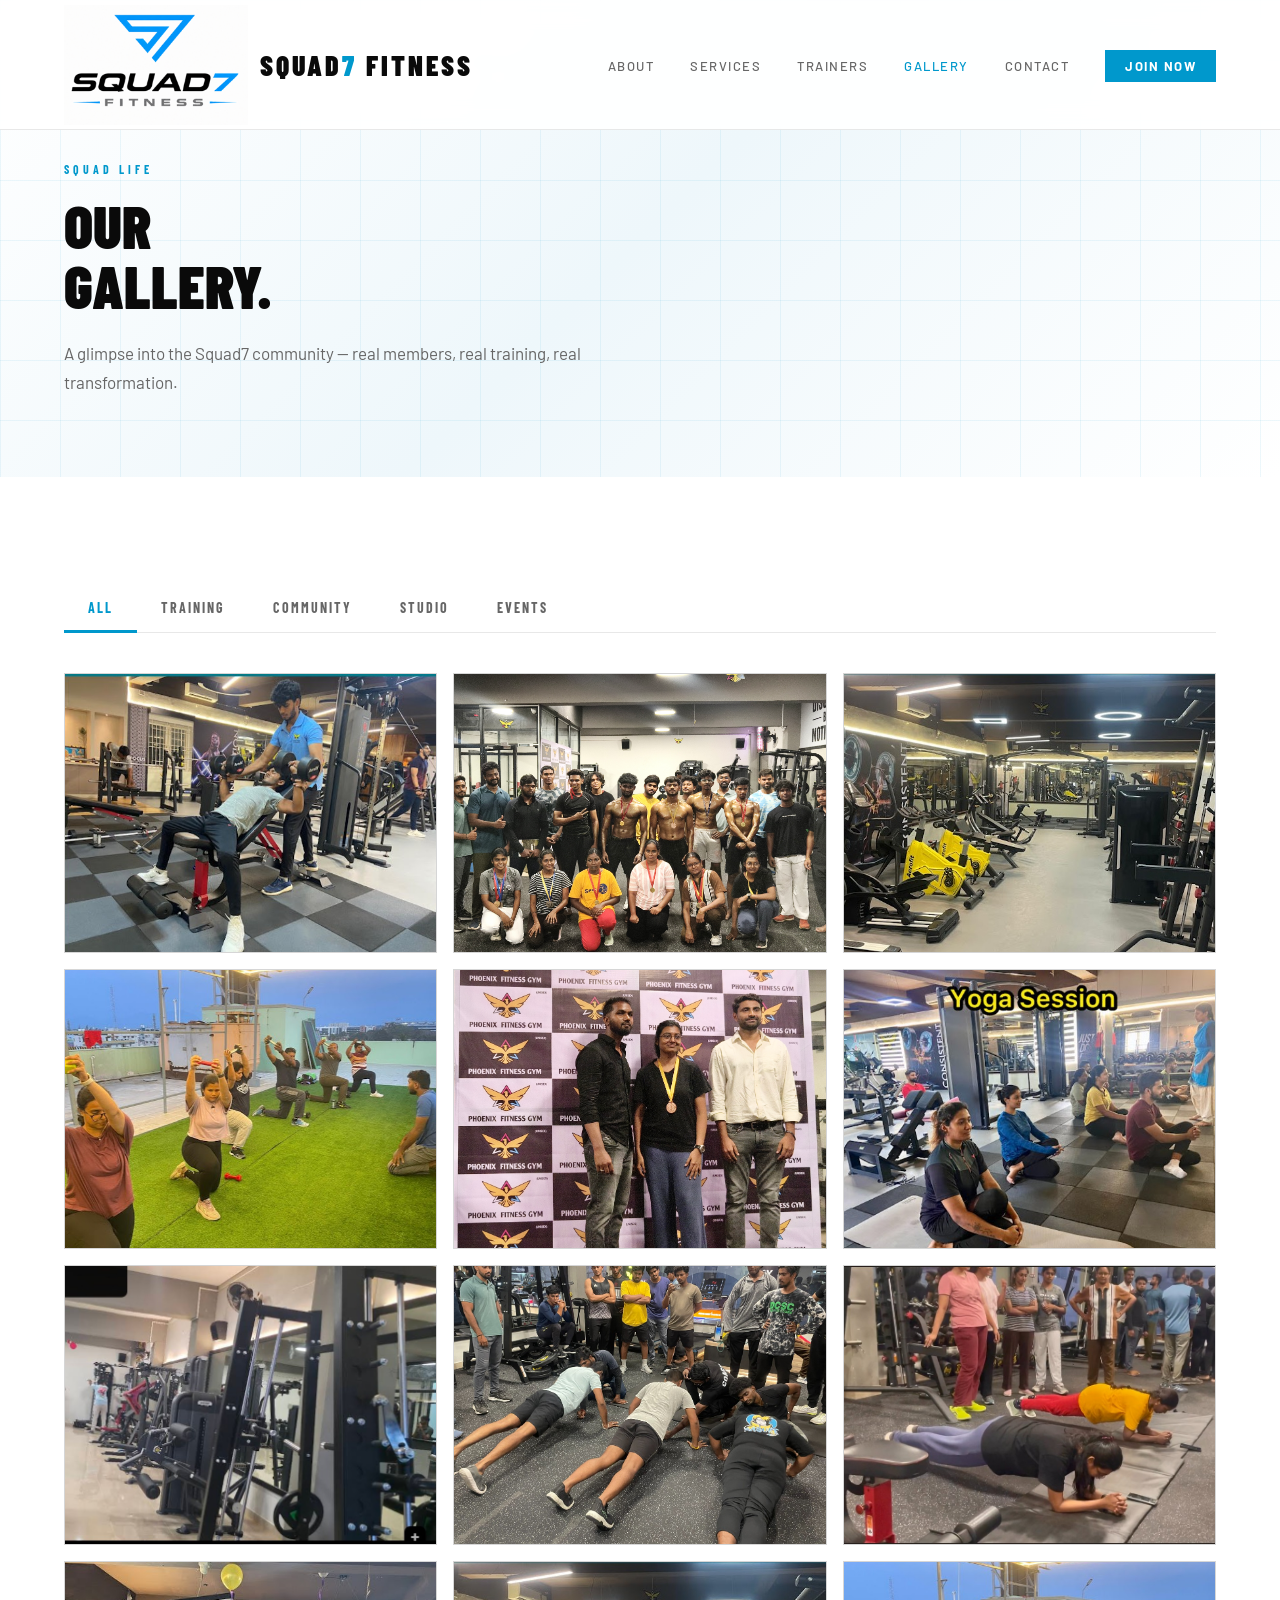
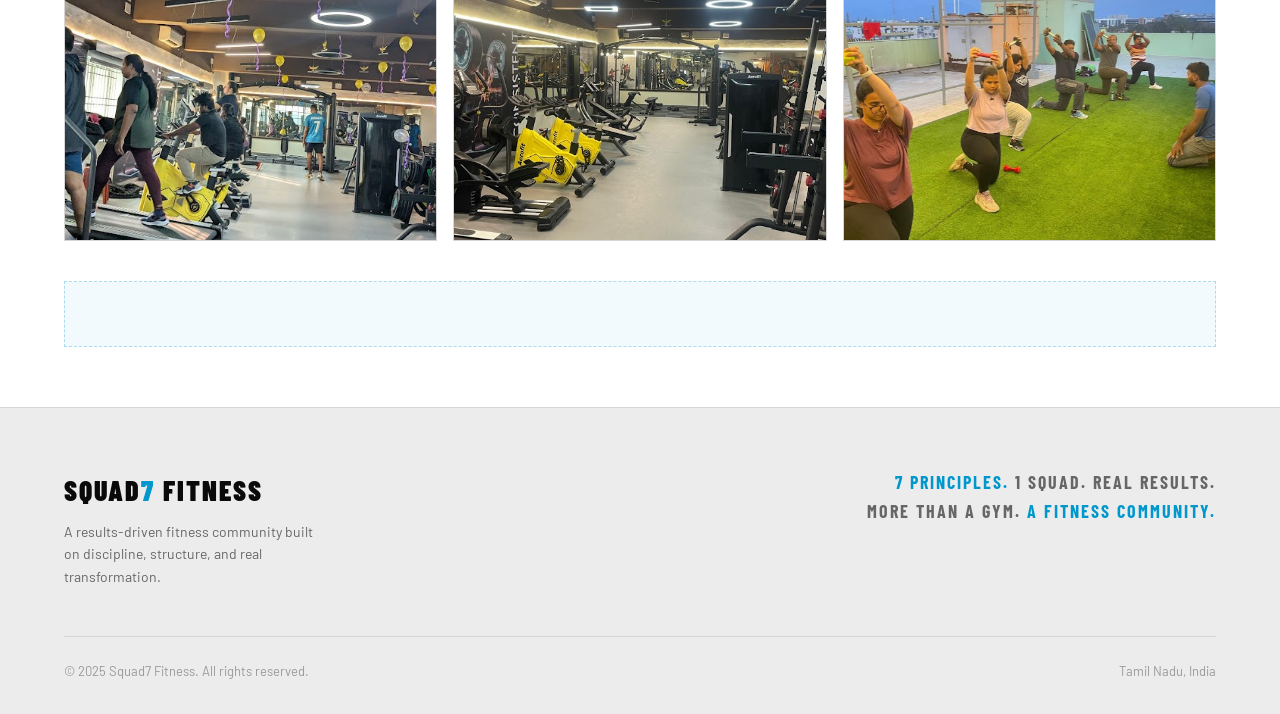
<file: gallery.html>
<!DOCTYPE html>
<html lang="en">
<head>
<meta charset="UTF-8">
<meta name="viewport" content="width=device-width, initial-scale=1.0">
<title>Gallery — Squad7 Fitness</title>
<link href="https://fonts.googleapis.com/css2?family=Barlow+Condensed:wght@400;600;700;800;900&family=Barlow:wght@300;400;500;600&display=swap" rel="stylesheet">
<style>
  *, *::before, *::after { margin: 0; padding: 0; box-sizing: border-box; }
  :root {
    --bg: #FFFFFF; --section: #F4F4F4; --accent: #0098CC;
    --accent-glow: rgba(0,152,204,0.1); --text: #0A0A0A;
    --subtext: #666666; --border: rgba(0,0,0,0.09); --card: #EBEBEB;
  }
  html { scroll-behavior: smooth; }
  body { background: var(--bg); color: var(--text); font-family: 'Barlow', sans-serif; font-weight: 400; line-height: 1.6; overflow-x: hidden; }

  /* NAV */
  nav { position: fixed; top: 0; left: 0; right: 0; z-index: 100; padding: 0 5vw; height: 130px; display: flex; align-items: center; justify-content: space-between; background: rgba(255,255,255,0.92); backdrop-filter: blur(12px); border-bottom: 1px solid var(--border); }
  .nav-logo { display: flex; align-items: center; gap: 12px; text-decoration: none; }
  .nav-logo img { height: 120px; width: auto; display: block; }
  .nav-logo-text { font-family: 'Barlow Condensed', sans-serif; font-weight: 900; font-size: 28px; letter-spacing: 3px; text-transform: uppercase; color: var(--text); line-height: 1; }
  .nav-logo-text span { color: var(--accent); }
  .nav-links { display: flex; gap: 36px; list-style: none; }
  .nav-links a { color: var(--subtext); text-decoration: none; font-size: 13px; font-weight: 500; letter-spacing: 1.5px; text-transform: uppercase; transition: color 0.2s; }
  .nav-links a:hover, .nav-links a.active { color: var(--accent); }
  .nav-cta { background: var(--accent); color: #FFF !important; padding: 8px 20px; font-weight: 700 !important; letter-spacing: 1px; transition: background 0.2s !important; }
  .nav-cta:hover { background: #0080AA !important; color: #FFF !important; }
  .hamburger { display: none; flex-direction: column; gap: 5px; cursor: pointer; }
  .hamburger span { display: block; width: 24px; height: 2px; background: var(--text); transition: 0.3s; }
  .mobile-menu { display: none; position: fixed; top: 130px; left: 0; right: 0; background: rgba(255,255,255,0.98); padding: 24px 5vw; flex-direction: column; gap: 20px; z-index: 99; border-bottom: 1px solid var(--border); }
  .mobile-menu a { color: var(--subtext); text-decoration: none; font-size: 15px; font-weight: 500; letter-spacing: 1px; text-transform: uppercase; }
  .mobile-menu a:hover { color: var(--accent); }
  .mobile-menu.open { display: flex; }

  /* SECTION DEFAULTS */
  section { padding: 60px 5vw; }
  .page-hero { padding: 160px 5vw 80px; background: linear-gradient(135deg, #FFFFFF 0%, #EEF7FB 50%, #FFFFFF 100%); position: relative; overflow: hidden; }
  .page-hero-grid { position: absolute; inset: 0; pointer-events: none; background-image: linear-gradient(rgba(0,152,204,0.07) 1px, transparent 1px), linear-gradient(90deg, rgba(0,152,204,0.07) 1px, transparent 1px); background-size: 60px 60px; }
  .page-hero-content { position: relative; z-index: 2; }
  .section-label { font-family: 'Barlow Condensed', sans-serif; font-size: 12px; font-weight: 700; letter-spacing: 4px; text-transform: uppercase; color: var(--accent); margin-bottom: 16px; }
  .section-title { font-family: 'Barlow Condensed', sans-serif; font-size: clamp(36px, 5vw, 60px); font-weight: 900; text-transform: uppercase; line-height: 1; margin-bottom: 24px; color: var(--text); }
  .section-sub { font-size: 17px; color: var(--subtext); max-width: 560px; line-height: 1.7; }
  .reveal { opacity: 0; transform: translateY(30px); transition: opacity 0.6s ease, transform 0.6s ease; }
  .reveal.visible { opacity: 1; transform: translateY(0); }

  /* BUTTONS */
  .btn-primary { background: var(--accent); color: #FFF; padding: 14px 36px; font-family: 'Barlow Condensed', sans-serif; font-size: 16px; font-weight: 700; letter-spacing: 2px; text-transform: uppercase; text-decoration: none; border: none; cursor: pointer; transition: background 0.2s, transform 0.15s; display: inline-block; }
  .btn-primary:hover { background: #0080AA; transform: translateY(-2px); }
  .btn-outline { background: transparent; color: var(--text); padding: 14px 36px; font-family: 'Barlow Condensed', sans-serif; font-size: 16px; font-weight: 700; letter-spacing: 2px; text-transform: uppercase; text-decoration: none; border: 1px solid rgba(0,0,0,0.25); cursor: pointer; transition: border-color 0.2s, color 0.2s, transform 0.15s; display: inline-block; }
  .btn-outline:hover { border-color: var(--accent); color: var(--accent); transform: translateY(-2px); }

  /* TICKER */
  .ticker-wrap { background: var(--accent); overflow: hidden; padding: 14px 0; white-space: nowrap; }
  .ticker-inner { display: inline-block; animation: ticker 20s linear infinite; }
  .ticker-inner span { font-family: 'Barlow Condensed', sans-serif; font-size: 15px; font-weight: 700; letter-spacing: 3px; text-transform: uppercase; color: #FFF; margin: 0 40px; }
  .ticker-inner span::before { content: '✦ '; }

  /* FOOTER */
  footer { background: #ECECEC; padding: 60px 5vw 32px; border-top: 1px solid var(--border); }
  .footer-top { display: flex; justify-content: space-between; align-items: flex-start; flex-wrap: wrap; gap: 40px; margin-bottom: 48px; }
  .footer-brand .logo { font-family: 'Barlow Condensed', sans-serif; font-size: 28px; font-weight: 900; letter-spacing: 2px; text-transform: uppercase; color: var(--text); display: block; margin-bottom: 8px; }
  .footer-brand .logo span { color: var(--accent); }
  .footer-brand p { font-size: 14px; color: var(--subtext); max-width: 260px; line-height: 1.6; }
  .footer-taglines { text-align: right; }
  .footer-taglines p { font-family: 'Barlow Condensed', sans-serif; font-size: 18px; font-weight: 700; letter-spacing: 2px; text-transform: uppercase; color: var(--subtext); line-height: 1.6; }
  .footer-taglines p span { color: var(--accent); }
  .footer-bottom { border-top: 1px solid var(--border); padding-top: 24px; display: flex; justify-content: space-between; align-items: center; flex-wrap: wrap; gap: 12px; }
  .footer-bottom p { font-size: 13px; color: rgba(0,0,0,0.35); }

  /* ANIMATIONS */
  @keyframes fadeUp { from { opacity: 0; transform: translateY(24px); } to { opacity: 1; transform: translateY(0); } }
  @keyframes ticker { from { transform: translateX(0); } to { transform: translateX(-50%); } }

  /* RESPONSIVE */
  @media (max-width: 900px) { .nav-links { display: none; } .nav-cta-desk { display: none; } .hamburger { display: flex; } }
  @media (max-width: 600px) { section { padding: 60px 5vw; } }
</style>
<style>
  .gallery-filter { display: flex; gap: 0; margin: 48px 0 40px; border-bottom: 1px solid var(--border); flex-wrap: wrap; }
  .filter-btn { background: none; border: none; cursor: pointer; font-family: 'Barlow Condensed', sans-serif; font-size: 14px; font-weight: 700; letter-spacing: 2px; text-transform: uppercase; color: var(--subtext); padding: 14px 24px; border-bottom: 3px solid transparent; transition: color 0.2s, border-color 0.2s; margin-bottom: -1px; }
  .filter-btn:hover { color: var(--text); }
  .filter-btn.active { color: var(--accent); border-bottom-color: var(--accent); }
  .gallery-grid { display: grid; grid-template-columns: repeat(auto-fill, minmax(300px, 1fr)); gap: 16px; }
  .gallery-item { position: relative; overflow: hidden; aspect-ratio: 4/3; background: var(--card); border: 1px solid var(--border); cursor: pointer; transition: transform 0.2s, border-color 0.2s; }
  .gallery-item:hover { transform: translateY(-4px); border-color: var(--accent); }
  .gallery-item:hover .gallery-overlay { opacity: 1; }
  .gallery-placeholder { width: 100%; height: 100%; display: flex; flex-direction: column; align-items: center; justify-content: center; gap: 12px; }
  .gallery-icon { font-size: 48px; color: rgba(0,152,204,0.25); }
  .gallery-label { font-family: 'Barlow Condensed', sans-serif; font-size: 14px; font-weight: 700; letter-spacing: 2px; text-transform: uppercase; color: var(--subtext); }
  .gallery-item img { width: 100%; height: 100%; object-fit: cover; display: block; }
  .gallery-overlay { position: absolute; inset: 0; background: rgba(0,152,204,0.85); display: flex; align-items: center; justify-content: center; opacity: 0; transition: opacity 0.2s; }
  .gallery-overlay span { font-family: 'Barlow Condensed', sans-serif; font-size: 16px; font-weight: 700; letter-spacing: 2px; text-transform: uppercase; color: #fff; }
  .upload-notice { margin-top: 48px; padding: 32px; background: rgba(0,152,204,0.05); border: 1px dashed rgba(0,152,204,0.3); text-align: center; }
  .upload-notice p { color: var(--subtext); font-size: 15px; line-height: 1.7; }
  .upload-notice strong { color: var(--accent); }
</style>
</head>
<body>
<nav>
  <a href="index.html" class="nav-logo"><img src="images/logo.png" alt="Squad7 Fitness"><span class="nav-logo-text">SQUAD<span>7</span> FITNESS</span></a>
  <ul class="nav-links">
    <li><a href="about.html">About</a></li>
    <li><a href="services.html">Services</a></li>
    <li><a href="trainers.html">Trainers</a></li>
    <li><a href="gallery.html" class="active">Gallery</a></li>
    <li><a href="contact.html">Contact</a></li>
    <li><a href="contact.html" class="nav-cta">Join Now</a></li>
  </ul>
  <div class="hamburger" onclick="toggleMenu()" aria-label="Menu"><span></span><span></span><span></span></div>
</nav>
<div class="mobile-menu" id="mobileMenu">
  <a href="about.html" onclick="closeMenu()">About</a>
  <a href="services.html" onclick="closeMenu()">Services</a>
  <a href="trainers.html" onclick="closeMenu()">Trainers</a>
  <a href="gallery.html" onclick="closeMenu()">Gallery</a>
  <a href="contact.html" onclick="closeMenu()">Contact</a>
  <a href="contact.html" onclick="closeMenu()" class="btn-primary" style="text-align:center;">Join Now</a>
</div>
<div class="page-hero">
  <div class="page-hero-grid"></div>
  <div class="page-hero-content">
    <p class="section-label">Squad Life</p>
    <h1 class="section-title">Our<br>Gallery.</h1>
    <p class="section-sub">A glimpse into the Squad7 community — real members, real training, real transformation.</p>
  </div>
</div>
<section>
  <div class="reveal">
    <div class="gallery-filter">
      <button class="filter-btn active" onclick="filterGallery('all', this)">All</button>
      <button class="filter-btn" onclick="filterGallery('training', this)">Training</button>
      <button class="filter-btn" onclick="filterGallery('community', this)">Community</button>
      <button class="filter-btn" onclick="filterGallery('studio', this)">Studio</button>
      <button class="filter-btn" onclick="filterGallery('events', this)">Events</button>
    </div>
  </div>
  <div class="gallery-grid reveal" id="galleryGrid">
    <div class="gallery-item" data-cat="training"><img src="images/training_session.jpg" alt="Strength Training"><div class="gallery-overlay"><span>Training Session</span></div></div>
    <div class="gallery-item" data-cat="community"><img src="images/team_event1.JPG" alt="Squad Community"><div class="gallery-overlay"><span>Community</span></div></div>
    <div class="gallery-item" data-cat="studio"><img src="images/gym_interior.jpg" alt="Peelamedu Studio"><div class="gallery-overlay"><span>Studio Tour</span></div></div>
    <div class="gallery-item" data-cat="training"><img src="images/HIIT_Class.jpg" alt="HIIT Class"><div class="gallery-overlay"><span>HIIT Session</span></div></div>
    <div class="gallery-item" data-cat="events"><img src="images/event_prize1.JPG" alt="Transformation Event"><div class="gallery-overlay"><span>Events</span></div></div>
    <div class="gallery-item" data-cat="training"><img src="images/yogo3.jpg" alt="Yoga Class"><div class="gallery-overlay"><span>Yoga Session</span></div></div>
    <div class="gallery-item" data-cat="studio"><img src="images/kumalankuttai_interior.jpg" alt="Kumalan Kuttai Studio"><div class="gallery-overlay"><span>Studio Tour</span></div></div>
    <div class="gallery-item" data-cat="community"><img src="images/Pushups.jpg" alt="Member Progress"><div class="gallery-overlay"><span>Transformation</span></div></div>
    <div class="gallery-item" data-cat="events"><img src="images/Plank.jpg" alt="Squad Challenge"><div class="gallery-overlay"><span>Challenges</span></div></div>
    <div class="gallery-item" data-cat="training"><img src="images/cardio_training.jpg" alt="Cardio Training"><div class="gallery-overlay"><span>Cardio</span></div></div>
    <div class="gallery-item" data-cat="community"><img src="images/gym_interior.jpg" alt="Member Stories"><div class="gallery-overlay"><span>Success Stories</span></div></div>
    <div class="gallery-item" data-cat="training"><img src="images/HIIT_Class.jpg" alt="CrossFit Training"><div class="gallery-overlay"><span>CrossFit</span></div></div>
  </div>
  <div class="upload-notice reveal" style="margin-top:40px;">
   </div>
</section>
<footer><div class="footer-top"><div class="footer-brand"><span class="logo">SQUAD<span>7</span> FITNESS</span><p>A results-driven fitness community built on discipline, structure, and real transformation.</p></div><div class="footer-taglines"><p><span>7 Principles.</span> 1 Squad. Real Results.</p><p>More Than a Gym. <span>A Fitness Community.</span></p></div></div><div class="footer-bottom"><p>&copy; 2025 Squad7 Fitness. All rights reserved.</p><p>Tamil Nadu, India</p></div></footer>
<script>
function toggleMenu() { document.getElementById("mobileMenu").classList.toggle("open"); }
function closeMenu() { document.getElementById("mobileMenu").classList.remove("open"); }
function filterGallery(cat, btn) {
  document.querySelectorAll(".filter-btn").forEach(b => b.classList.remove("active"));
  btn.classList.add("active");
  document.querySelectorAll(".gallery-item").forEach(item => {
    if (cat === "all" || item.dataset.cat === cat) {
      item.style.display = "";
    } else {
      item.style.display = "none";
    }
  });
}
const observer = new IntersectionObserver((entries) => {
  entries.forEach((e, i) => { if (e.isIntersecting) { setTimeout(() => e.target.classList.add("visible"), i * 100); } });
}, { threshold: 0.1 });
document.querySelectorAll(".reveal").forEach(el => observer.observe(el));
</script>
</body>
</html>
</file>
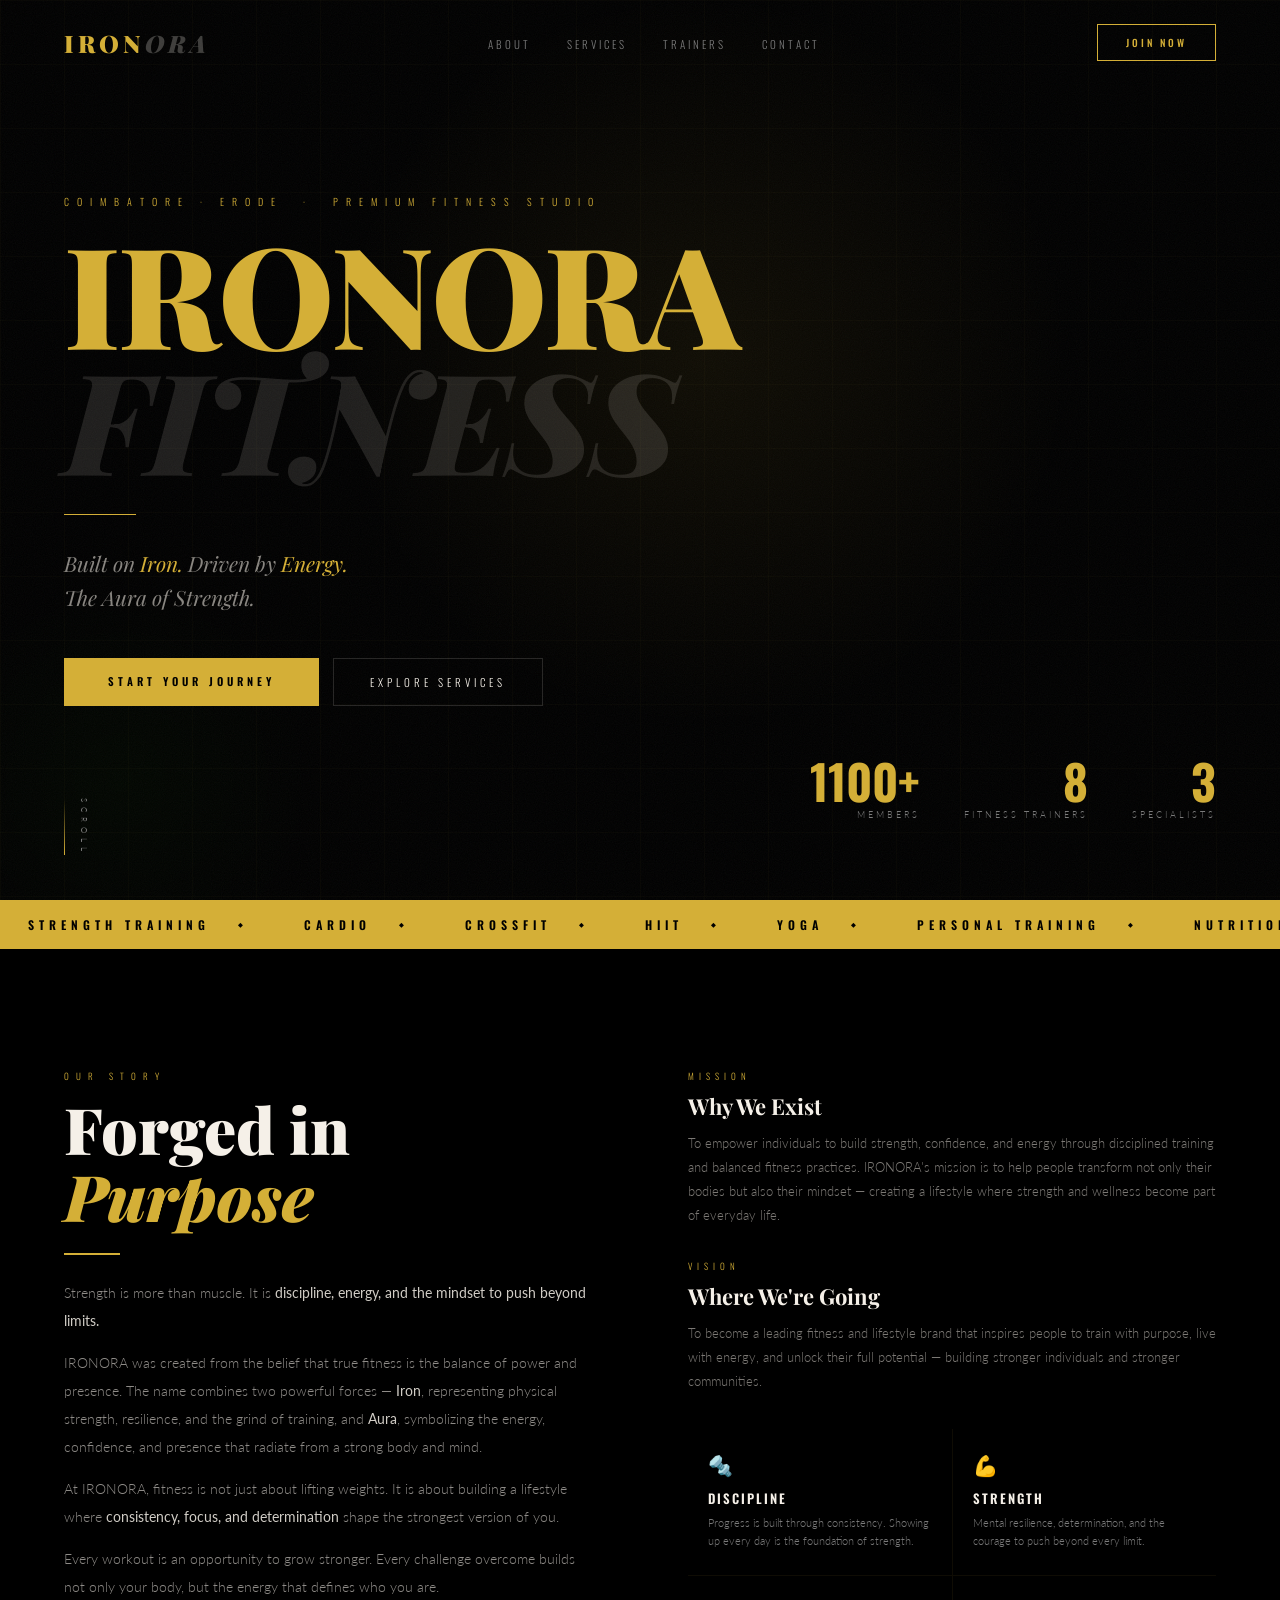
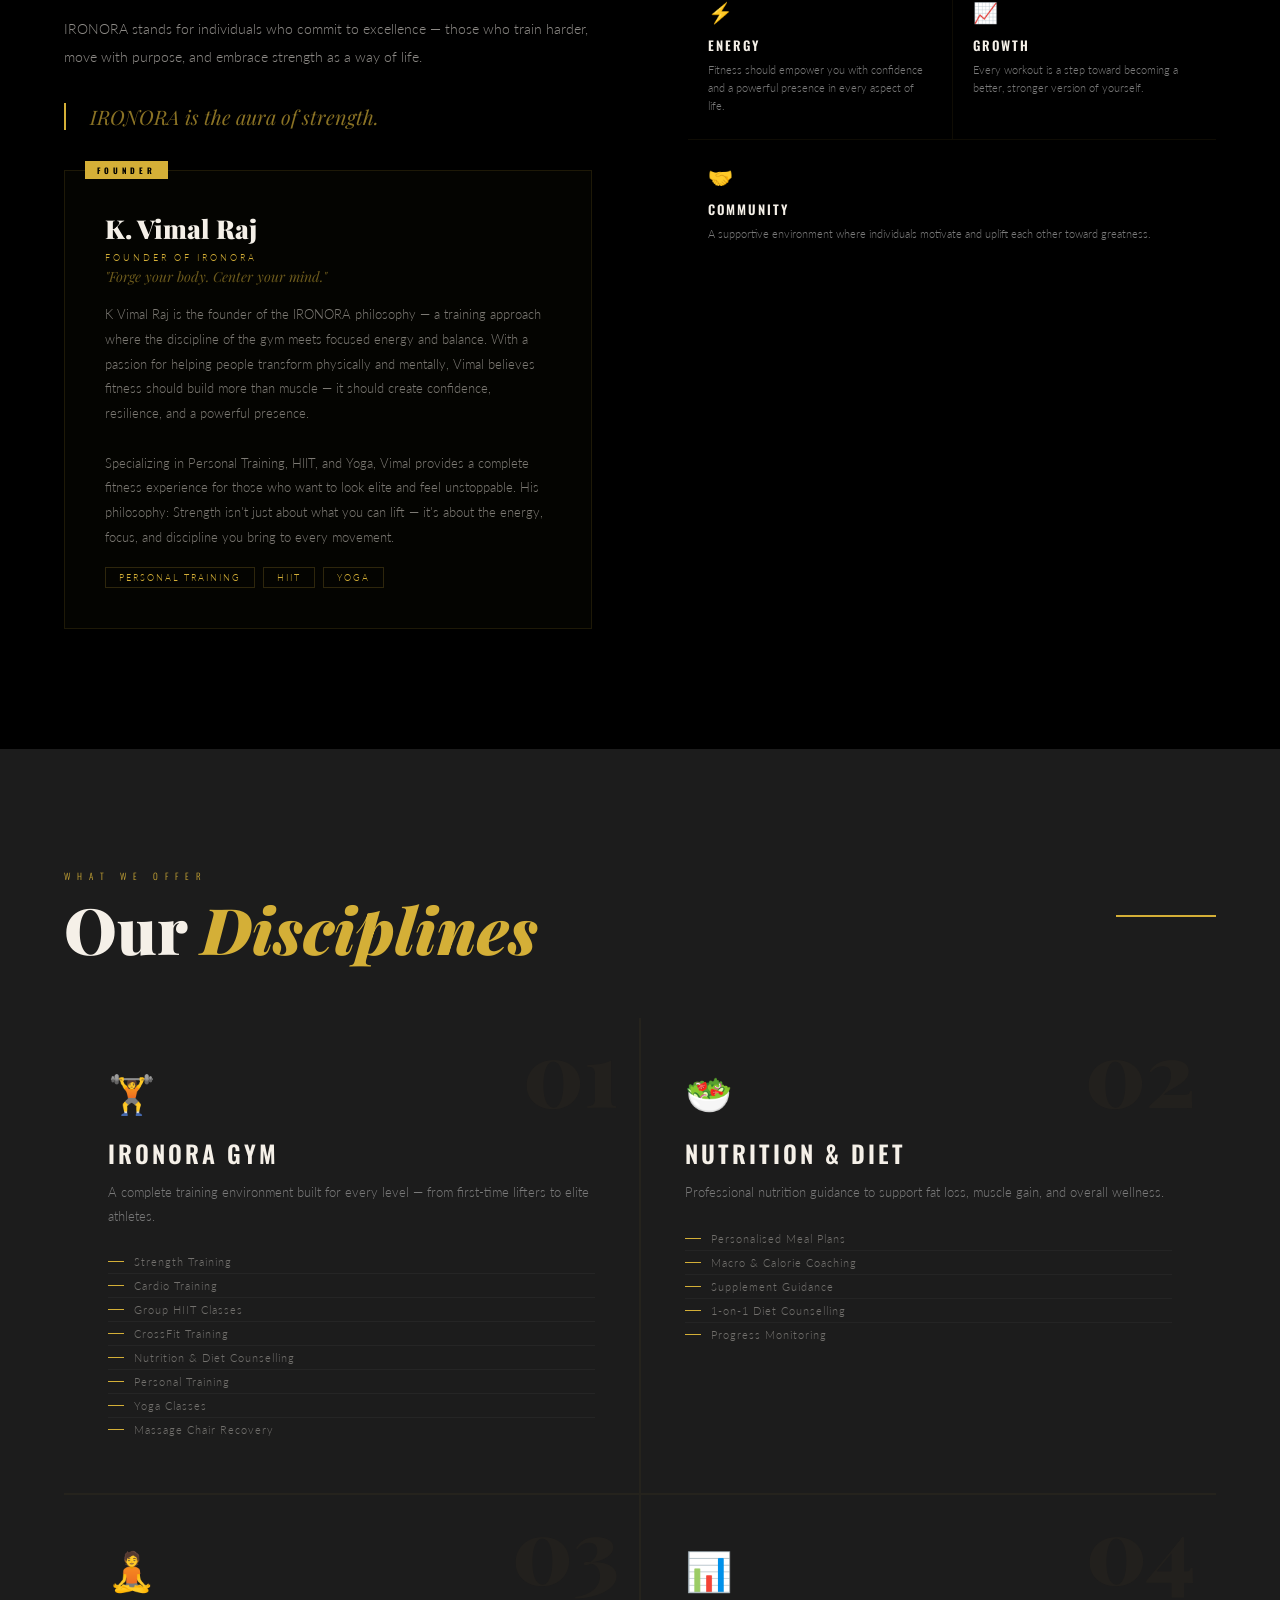
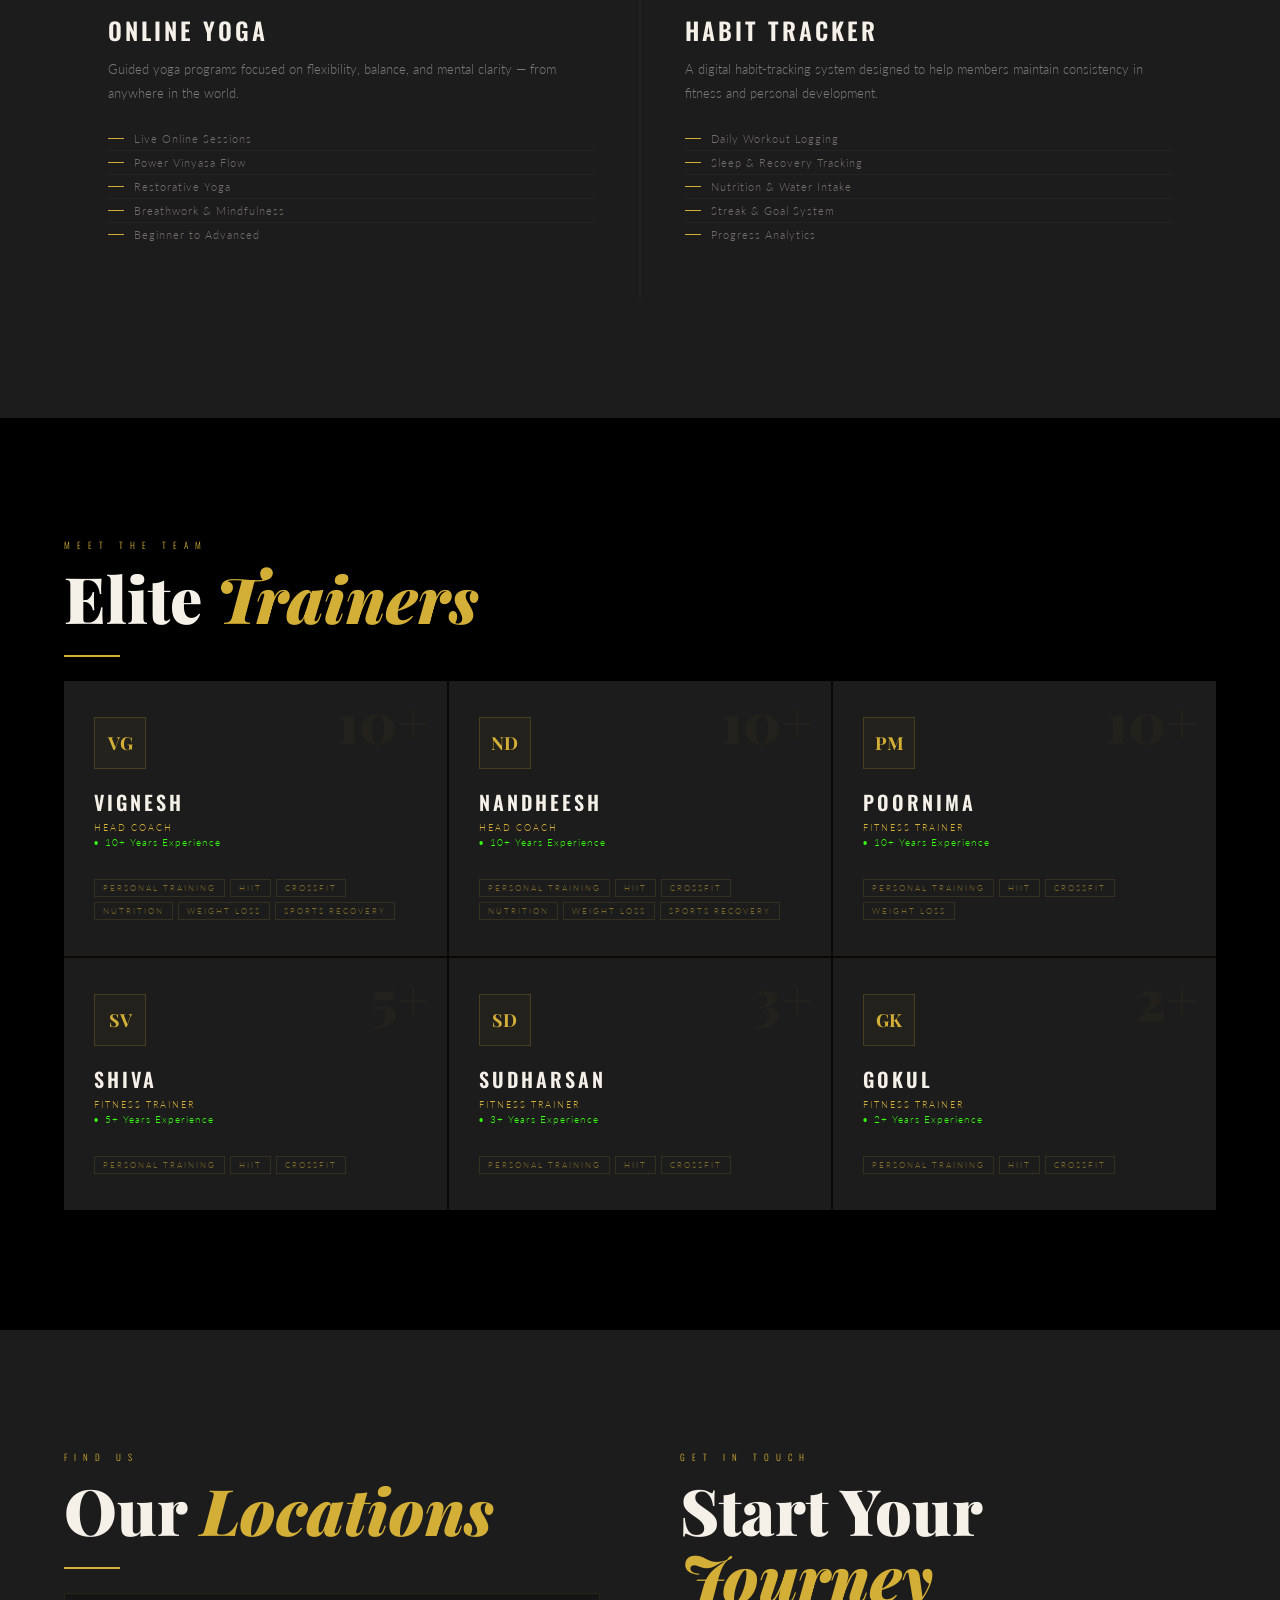
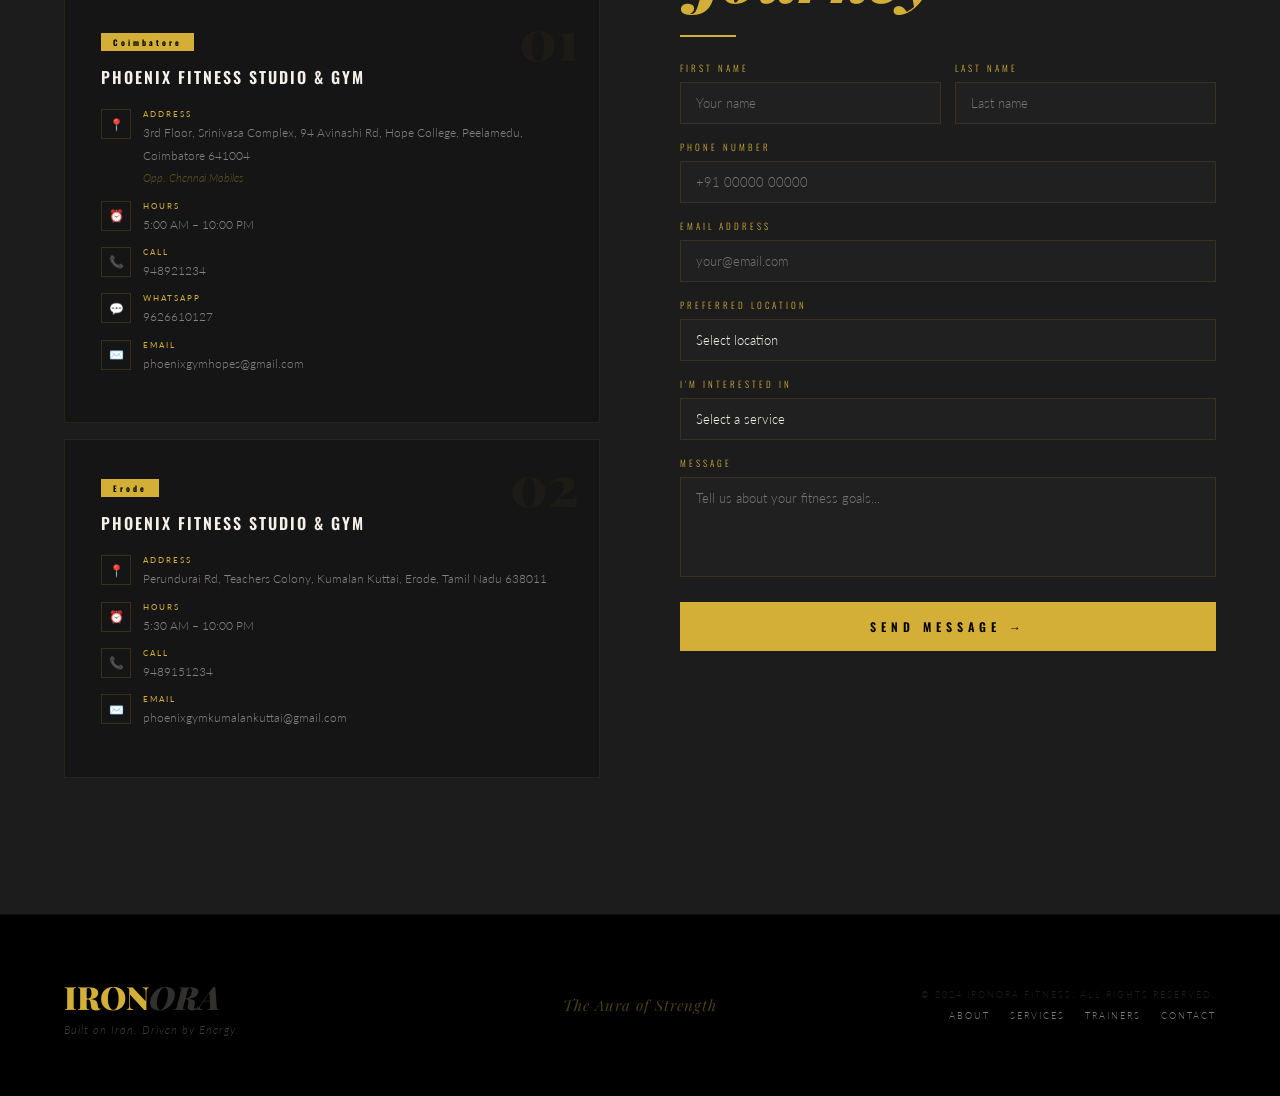
<file: ironora website v1.0.html>
<!DOCTYPE html>
<html lang="en">
<head>
<meta charset="UTF-8">
<meta name="viewport" content="width=device-width, initial-scale=1.0">
<title>IRONORA Fitness — The Aura of Strength</title>
<link href="https://fonts.googleapis.com/css2?family=Playfair+Display:ital,wght@0,400;0,700;0,900;1,400;1,700&family=Oswald:wght@200;300;400;500;600;700&family=Lato:ital,wght@0,300;0,400;1,300&display=swap" rel="stylesheet">
<style>
*,*::before,*::after{margin:0;padding:0;box-sizing:border-box;}
:root{
  --black:#000000;
  --gold:#D4AF37;
  --gold-light:#e8c84a;
  --neon:#39FF14;
  --dark:#1C1C1C;
  --dark2:#141414;
  --grey:#2a2a2a;
  --text:#F5F0E8;
  --muted:#7a7a7a;
}
html{scroll-behavior:smooth;}
body{background:var(--dark);color:var(--text);font-family:'Lato',sans-serif;font-weight:300;overflow-x:hidden;cursor:none;}

/* CURSOR */
#cur,#cur2{position:fixed;top:0;left:0;border-radius:50%;pointer-events:none;z-index:9999;will-change:transform;opacity:0;transition:opacity 0.3s;}
#cur{width:10px;height:10px;background:var(--gold);}
#cur2{width:34px;height:34px;border:1px solid rgba(212,175,55,0.5);margin:-12px 0 0 -12px;}

/* NAV */
nav{position:fixed;top:0;left:0;right:0;z-index:200;display:flex;align-items:center;justify-content:space-between;padding:24px 64px;transition:background 0.4s,border 0.4s;}
nav.scrolled{background:rgba(0,0,0,0.97);border-bottom:1px solid rgba(212,175,55,0.08);}
.logo{font-family:'Playfair Display',serif;font-size:24px;font-weight:900;letter-spacing:4px;color:var(--gold);text-decoration:none;}
.logo em{color:rgba(245,240,232,0.25);font-style:italic;}
.nav-links{display:flex;gap:36px;list-style:none;}
.nav-links a{color:var(--muted);text-decoration:none;font-family:'Oswald',sans-serif;font-size:11px;font-weight:300;letter-spacing:3px;text-transform:uppercase;transition:color 0.3s;}
.nav-links a:hover{color:var(--gold);}
.nav-btn{background:transparent;border:1px solid var(--gold);color:var(--gold);padding:10px 28px;font-family:'Oswald',sans-serif;font-size:10px;font-weight:500;letter-spacing:3px;text-transform:uppercase;cursor:none;transition:all 0.3s;}
.nav-btn:hover{background:var(--gold);color:var(--black);}

/* HERO */
.hero{height:100vh;position:relative;display:flex;align-items:center;overflow:hidden;background:var(--black);}
.hero-grain{position:absolute;inset:0;opacity:0.045;background-image:url("data:image/svg+xml,%3Csvg viewBox='0 0 256 256' xmlns='http://www.w3.org/2000/svg'%3E%3Cfilter id='n'%3E%3CfeTurbulence type='fractalNoise' baseFrequency='0.9' numOctaves='4' stitchTiles='stitch'/%3E%3C/filter%3E%3Crect width='100%25' height='100%25' filter='url(%23n)'/%3E%3C/svg%3E");background-size:256px;pointer-events:none;z-index:1;}
.hero-glow{position:absolute;top:40%;left:55%;transform:translate(-50%,-50%);width:800px;height:800px;background:radial-gradient(circle,rgba(212,175,55,0.07) 0%,transparent 65%);pointer-events:none;z-index:1;}
.hero-glow2{position:absolute;bottom:-80px;left:-80px;width:400px;height:400px;background:radial-gradient(circle,rgba(57,255,20,0.025) 0%,transparent 70%);pointer-events:none;z-index:1;}
.hero-grid{position:absolute;inset:0;background-image:linear-gradient(rgba(212,175,55,0.025) 1px,transparent 1px),linear-gradient(90deg,rgba(212,175,55,0.025) 1px,transparent 1px);background-size:64px 64px;z-index:1;animation:gridMove 40s linear infinite;}
@keyframes gridMove{0%{background-position:0 0;}100%{background-position:64px 64px;}}
.hero-content{position:relative;z-index:2;padding:0 64px;max-width:1100px;}
.hero-eyebrow{font-family:'Oswald',sans-serif;font-size:10px;letter-spacing:8px;color:var(--gold);text-transform:uppercase;margin-bottom:20px;opacity:0;animation:fadeUp 1s ease 0.2s forwards;}
.hero-h1{font-family:'Playfair Display',serif;font-size:clamp(72px,11vw,155px);font-weight:900;line-height:0.9;letter-spacing:-2px;opacity:0;animation:fadeUp 1s ease 0.4s forwards;}
.hero-h1 .line1{color:var(--gold);display:block;}
.hero-h1 .line2{color:rgba(245,240,232,0.12);display:block;font-style:italic;}
.hero-rule{width:72px;height:1px;background:var(--gold);margin:32px 0;opacity:0;animation:fadeUp 1s ease 0.6s forwards;}
.hero-sub{font-family:'Playfair Display',serif;font-size:clamp(15px,1.8vw,21px);font-style:italic;font-weight:400;color:rgba(245,240,232,0.55);line-height:1.6;opacity:0;animation:fadeUp 1s ease 0.75s forwards;}
.hero-sub span{color:var(--gold);}
.hero-btns{display:flex;gap:14px;margin-top:44px;opacity:0;animation:fadeUp 1s ease 0.95s forwards;}
.btn-gold{background:var(--gold);color:var(--black);padding:15px 44px;font-family:'Oswald',sans-serif;font-size:11px;font-weight:600;letter-spacing:4px;text-transform:uppercase;border:none;cursor:none;transition:all 0.3s;text-decoration:none;display:inline-block;}
.btn-gold:hover{background:var(--gold-light);transform:translateY(-2px);}
.btn-ghost{background:transparent;color:var(--text);padding:15px 36px;font-family:'Oswald',sans-serif;font-size:11px;font-weight:300;letter-spacing:4px;text-transform:uppercase;border:1px solid rgba(245,240,232,0.15);cursor:none;transition:all 0.3s;text-decoration:none;display:inline-block;}
.btn-ghost:hover{border-color:var(--gold);color:var(--gold);}
.hero-stats{position:absolute;right:64px;bottom:80px;display:flex;gap:44px;z-index:2;opacity:0;animation:fadeUp 1s ease 1.1s forwards;}
.hs{text-align:right;}
.hs-n{font-family:'Oswald',sans-serif;font-size:48px;font-weight:700;color:var(--gold);line-height:1;}
.hs-l{font-size:9px;letter-spacing:3px;color:var(--muted);text-transform:uppercase;margin-top:4px;}
.hero-scroll{position:absolute;bottom:44px;left:64px;display:flex;align-items:center;gap:14px;z-index:2;opacity:0;animation:fadeUp 1s ease 1.2s forwards;}
.scroll-line{width:1px;height:56px;background:linear-gradient(to bottom,transparent,var(--gold));animation:pulse 2s ease-in-out infinite;}
@keyframes pulse{0%,100%{opacity:0.3;}50%{opacity:1;}}
.scroll-txt{font-size:8px;letter-spacing:5px;color:var(--muted);text-transform:uppercase;writing-mode:vertical-rl;}
@keyframes fadeUp{from{opacity:0;transform:translateY(28px);}to{opacity:1;transform:translateY(0);}}

/* MARQUEE */
.marquee-wrap{background:var(--gold);padding:16px 0;overflow:hidden;}
.marquee-track{display:flex;white-space:nowrap;animation:marquee 28s linear infinite;}
.marquee-wrap:hover .marquee-track{animation-play-state:paused;}
.m-item{font-family:'Oswald',sans-serif;font-size:12px;font-weight:600;letter-spacing:5px;color:var(--black);text-transform:uppercase;padding:0 28px;display:inline-flex;align-items:center;gap:28px;}
.m-item::after{content:'◆';font-size:6px;}
@keyframes marquee{0%{transform:translateX(0);}100%{transform:translateX(-50%);}}

/* SECTION COMMONS */
.sec{padding:120px 64px;}
.sec-inner{max-width:1200px;margin:0 auto;}
.sec-label{font-family:'Oswald',sans-serif;font-size:9px;letter-spacing:7px;text-transform:uppercase;color:var(--gold);margin-bottom:12px;}
.sec-title{font-family:'Playfair Display',serif;font-size:clamp(40px,5vw,68px);font-weight:900;line-height:1.05;color:var(--text);}
.sec-title em{font-style:italic;color:var(--gold);}
.gold-rule{width:56px;height:2px;background:var(--gold);margin:24px 0;}

/* ABOUT */
.about{background:var(--black);}
.about-grid{display:grid;grid-template-columns:1fr 1fr;gap:96px;align-items:start;}
.about-body p{font-size:14px;line-height:2;color:rgba(245,240,232,0.58);margin-bottom:14px;}
.about-body p strong{color:rgba(245,240,232,0.85);font-weight:400;}
.about-quote{font-family:'Playfair Display',serif;font-size:20px;font-style:italic;color:rgba(212,175,55,0.65);border-left:2px solid var(--gold);padding-left:24px;margin:32px 0;}
.founder-card{border:1px solid rgba(212,175,55,0.12);background:rgba(212,175,55,0.02);padding:40px;margin-top:40px;position:relative;}
.founder-card::before{content:'FOUNDER';position:absolute;top:-10px;left:20px;background:var(--gold);color:var(--black);font-family:'Oswald',sans-serif;font-size:8px;font-weight:700;letter-spacing:4px;padding:3px 12px;}
.fn-name{font-family:'Playfair Display',serif;font-size:26px;font-weight:900;color:var(--text);}
.fn-role{font-size:9px;letter-spacing:3px;text-transform:uppercase;color:var(--gold);margin:6px 0 4px;}
.fn-motto{font-family:'Playfair Display',serif;font-style:italic;font-size:14px;color:rgba(212,175,55,0.5);margin-bottom:16px;}
.fn-bio{font-size:13px;line-height:1.9;color:rgba(245,240,232,0.5);}
.fn-tags{display:flex;flex-wrap:wrap;gap:8px;margin-top:18px;}
.fn-tag{border:1px solid rgba(212,175,55,0.2);padding:4px 13px;font-size:9px;letter-spacing:2px;text-transform:uppercase;color:var(--gold);}

/* MISSION/VISION/VALUES */
.about-right{position:sticky;top:100px;}
.mv-block{margin-bottom:32px;}
.mv-label{font-family:'Oswald',sans-serif;font-size:9px;letter-spacing:5px;text-transform:uppercase;color:var(--gold);margin-bottom:8px;}
.mv-title{font-family:'Playfair Display',serif;font-size:22px;font-weight:700;color:var(--text);margin-bottom:10px;}
.mv-text{font-size:13px;line-height:1.85;color:rgba(245,240,232,0.5);}
.values-grid{display:grid;grid-template-columns:1fr 1fr;gap:1px;background:rgba(212,175,55,0.07);margin-top:36px;}
.val{background:var(--black);padding:24px 20px;}
.val-icon{font-size:20px;margin-bottom:10px;}
.val-name{font-family:'Oswald',sans-serif;font-size:13px;font-weight:600;letter-spacing:2px;color:var(--text);text-transform:uppercase;margin-bottom:6px;}
.val-desc{font-size:11px;line-height:1.65;color:var(--muted);}

/* SERVICES */
.services{background:var(--dark);}
.svc-header{display:flex;justify-content:space-between;align-items:flex-end;margin-bottom:56px;}
.svc-grid{display:grid;grid-template-columns:repeat(2,1fr);gap:2px;background:rgba(212,175,55,0.05);}
.scard{background:var(--dark);padding:52px 44px;position:relative;overflow:hidden;cursor:none;transition:background 0.4s;}
.scard:hover{background:#161616;}
.scard::after{content:'';position:absolute;left:0;bottom:0;width:100%;height:2px;background:linear-gradient(to right,var(--gold),var(--neon));transform:scaleX(0);transform-origin:left;transition:transform 0.5s ease;}
.scard:hover::after{transform:scaleX(1);}
.scard-bg-num{font-family:'Playfair Display',serif;font-size:90px;font-weight:900;color:rgba(212,175,55,0.03);position:absolute;top:8px;right:20px;line-height:1;pointer-events:none;}
.scard-icon{font-size:38px;margin-bottom:18px;display:block;}
.scard-name{font-family:'Oswald',sans-serif;font-size:24px;font-weight:600;letter-spacing:3px;color:var(--text);text-transform:uppercase;margin-bottom:10px;}
.scard-desc{font-size:13px;color:var(--muted);line-height:1.8;margin-bottom:22px;}
.scard-list{list-style:none;}
.scard-list li{font-size:11px;color:rgba(245,240,232,0.4);letter-spacing:1px;padding:5px 0;border-bottom:1px solid rgba(255,255,255,0.04);display:flex;align-items:center;gap:10px;}
.scard-list li::before{content:'';width:16px;height:1px;background:var(--gold);flex-shrink:0;}
.scard-list li:last-child{border-bottom:none;}

/* TRAINERS */
.trainers{background:var(--black);}
.trainers-grid{display:grid;grid-template-columns:repeat(3,1fr);gap:2px;background:rgba(212,175,55,0.05);}
.tcard{background:var(--dark);padding:36px 30px;position:relative;overflow:hidden;cursor:none;transition:background 0.35s;}
.tcard:hover{background:#111;}
.tcard::before{content:'';position:absolute;top:0;left:0;width:100%;height:2px;background:linear-gradient(to right,var(--gold),transparent);transform:scaleX(0);transform-origin:left;transition:transform 0.4s ease;}
.tcard:hover::before{transform:scaleX(1);}
.tcard-xp-bg{position:absolute;top:12px;right:18px;font-family:'Playfair Display',serif;font-size:56px;font-weight:900;color:rgba(212,175,55,0.04);line-height:1;}
.tcard-avatar{width:52px;height:52px;border:1px solid rgba(212,175,55,0.2);display:flex;align-items:center;justify-content:center;font-family:'Playfair Display',serif;font-size:18px;font-weight:700;color:var(--gold);margin-bottom:18px;background:rgba(212,175,55,0.04);}
.tcard-name{font-family:'Oswald',sans-serif;font-size:20px;font-weight:600;letter-spacing:3px;color:var(--text);text-transform:uppercase;}
.tcard-role{font-size:9px;letter-spacing:2px;text-transform:uppercase;color:var(--gold);margin:5px 0 3px;}
.tcard-xp{font-size:10px;color:var(--neon);letter-spacing:1px;margin-bottom:16px;display:flex;align-items:center;gap:6px;}
.tcard-xp::before{content:'●';font-size:7px;}
.tcard-divider{width:0;height:1px;background:linear-gradient(to right,var(--gold),transparent);margin-bottom:14px;transition:width 0.4s;}
.tcard:hover .tcard-divider{width:36px;}
.tcard-tags{display:flex;flex-wrap:wrap;gap:5px;}
.tcard-tag{font-size:8px;letter-spacing:2px;text-transform:uppercase;border:1px solid rgba(212,175,55,0.13);padding:3px 8px;color:rgba(212,175,55,0.55);}

/* CONTACT */
.contact{background:var(--dark);}
.contact-grid{display:grid;grid-template-columns:1fr 1fr;gap:80px;}
.loc-card{padding:36px;border:1px solid rgba(212,175,55,0.1);background:rgba(0,0,0,0.25);margin-bottom:16px;position:relative;transition:border-color 0.3s;}
.loc-card:hover{border-color:rgba(212,175,55,0.28);}
.loc-num-bg{position:absolute;top:16px;right:20px;font-family:'Playfair Display',serif;font-size:56px;font-weight:900;color:rgba(212,175,55,0.04);line-height:1;}
.loc-badge{display:inline-block;background:var(--gold);color:var(--black);font-family:'Oswald',sans-serif;font-size:8px;font-weight:700;letter-spacing:3px;padding:3px 12px;margin-bottom:14px;}
.loc-name{font-family:'Oswald',sans-serif;font-size:16px;font-weight:600;letter-spacing:2px;color:var(--text);text-transform:uppercase;margin-bottom:20px;}
.loc-row{display:flex;gap:12px;align-items:flex-start;margin-bottom:12px;}
.loc-icon{width:30px;height:30px;border:1px solid rgba(212,175,55,0.18);display:flex;align-items:center;justify-content:center;font-size:12px;flex-shrink:0;}
.loc-detail strong{display:block;font-size:8px;letter-spacing:2px;text-transform:uppercase;color:var(--gold);margin-bottom:2px;font-weight:400;}
.loc-detail span,.loc-detail a{font-size:12px;color:rgba(245,240,232,0.5);line-height:1.7;text-decoration:none;}
.loc-detail a:hover{color:var(--gold);}
.form-field{margin-bottom:16px;}
.form-field label{display:block;font-family:'Oswald',sans-serif;font-size:9px;letter-spacing:3px;text-transform:uppercase;color:var(--gold);margin-bottom:7px;}
.form-field input,.form-field select,.form-field textarea{width:100%;background:rgba(255,255,255,0.02);border:1px solid rgba(212,175,55,0.13);padding:12px 15px;color:var(--text);font-family:'Lato',sans-serif;font-size:13px;font-weight:300;outline:none;transition:border-color 0.3s;cursor:none;-webkit-appearance:none;}
.form-field input:focus,.form-field select:focus,.form-field textarea:focus{border-color:rgba(212,175,55,0.45);}
.form-field textarea{height:100px;resize:none;}
.form-field select option{background:var(--dark);}
.form-row2{display:grid;grid-template-columns:1fr 1fr;gap:14px;}
.form-submit{width:100%;background:var(--gold);border:none;color:var(--black);padding:16px;font-family:'Oswald',sans-serif;font-size:12px;font-weight:600;letter-spacing:5px;text-transform:uppercase;cursor:none;transition:all 0.3s;margin-top:6px;}
.form-submit:hover{background:var(--gold-light);}

/* FOOTER */
footer{background:var(--black);border-top:1px solid rgba(212,175,55,0.07);padding:60px 64px;}
.footer-inner{max-width:1200px;margin:0 auto;display:grid;grid-template-columns:1fr auto 1fr;align-items:center;gap:40px;}
.f-logo{font-family:'Playfair Display',serif;font-size:32px;font-weight:900;color:var(--gold);}
.f-logo em{color:rgba(245,240,232,0.2);font-style:italic;}
.f-tag{font-size:11px;font-style:italic;color:rgba(245,240,232,0.25);margin-top:5px;letter-spacing:1px;}
.f-center{text-align:center;}
.f-aura{font-family:'Playfair Display',serif;font-size:15px;font-style:italic;color:rgba(212,175,55,0.35);letter-spacing:1px;}
.f-right{text-align:right;}
.f-copy{font-size:9px;letter-spacing:2px;color:rgba(245,240,232,0.12);text-transform:uppercase;}
.f-links{display:flex;gap:20px;justify-content:flex-end;margin-top:10px;}
.f-links a{font-size:9px;letter-spacing:2px;color:var(--muted);text-decoration:none;text-transform:uppercase;transition:color 0.3s;}
.f-links a:hover{color:var(--gold);}

/* REVEAL */
.reveal{opacity:0;transform:translateY(32px);transition:opacity 0.85s ease,transform 0.85s ease;}
.reveal.in{opacity:1;transform:translateY(0);}
.d1{transition-delay:0.1s;}.d2{transition-delay:0.2s;}.d3{transition-delay:0.3s;}

/* RESPONSIVE */
@media(max-width:960px){
  nav{padding:18px 24px;}.nav-links{display:none;}
  .sec{padding:80px 24px;}
  .hero-content{padding:0 24px;}
  .hero-stats{right:24px;bottom:56px;gap:28px;}.hs-n{font-size:36px;}
  .hero-scroll{left:24px;}
  .about-grid,.contact-grid,.footer-inner{grid-template-columns:1fr;}
  .svc-grid,.trainers-grid{grid-template-columns:1fr 1fr;}
  footer{padding:40px 24px;}
  .f-right,.f-links{text-align:left;justify-content:flex-start;}
  .f-center{text-align:left;}
  .svc-header{flex-direction:column;align-items:flex-start;gap:20px;}
  .about-right{position:static;}
}
@media(max-width:600px){
  .svc-grid,.trainers-grid{grid-template-columns:1fr;}
  .form-row2{grid-template-columns:1fr;}
  .hero-stats{display:none;}
}
</style>
</head>
<body>

<div id="cur"></div>
<div id="cur2"></div>

<!-- NAV -->
<nav id="nav">
  <a href="#" class="logo">IRON<em>ORA</em></a>
  <ul class="nav-links">
    <li><a href="#about">About</a></li>
    <li><a href="#services">Services</a></li>
    <li><a href="#trainers">Trainers</a></li>
    <li><a href="#contact">Contact</a></li>
  </ul>
  <button class="nav-btn" onclick="document.getElementById('contact').scrollIntoView({behavior:'smooth'})">Join Now</button>
</nav>

<!-- HERO -->
<section class="hero" id="home">
  <div class="hero-grain"></div>
  <div class="hero-glow"></div>
  <div class="hero-glow2"></div>
  <div class="hero-grid"></div>
  <div class="hero-content">
    <div class="hero-eyebrow">Coimbatore · Erode &nbsp;·&nbsp; Premium Fitness Studio</div>
    <h1 class="hero-h1">
      <span class="line1">IRONORA</span>
      <span class="line2">FITNESS</span>
    </h1>
    <div class="hero-rule"></div>
    <p class="hero-sub">Built on <span>Iron.</span> Driven by <span>Energy.</span><br>The Aura of Strength.</p>
    <div class="hero-btns">
      <a href="#contact" class="btn-gold">Start Your Journey</a>
      <a href="#services" class="btn-ghost">Explore Services</a>
    </div>
  </div>
  <div class="hero-stats">
    <div class="hs"><div class="hs-n">1100+</div><div class="hs-l">Members</div></div>
    <div class="hs"><div class="hs-n">8</div><div class="hs-l">Fitness Trainers</div></div>
    <div class="hs"><div class="hs-n">3</div><div class="hs-l">Specialists</div></div>
  </div>
  <div class="hero-scroll">
    <div class="scroll-line"></div>
    <span class="scroll-txt">Scroll</span>
  </div>
</section>

<!-- MARQUEE -->
<div class="marquee-wrap">
  <div class="marquee-track">
    <span class="m-item">Strength Training</span><span class="m-item">Cardio</span><span class="m-item">CrossFit</span><span class="m-item">HIIT</span><span class="m-item">Yoga</span><span class="m-item">Personal Training</span><span class="m-item">Nutrition & Diet</span><span class="m-item">Recovery</span><span class="m-item">Discipline</span><span class="m-item">Energy</span><span class="m-item">IRONORA</span><span class="m-item">Strength Training</span><span class="m-item">Cardio</span><span class="m-item">CrossFit</span><span class="m-item">HIIT</span><span class="m-item">Yoga</span><span class="m-item">Personal Training</span><span class="m-item">Nutrition & Diet</span><span class="m-item">Recovery</span><span class="m-item">Discipline</span><span class="m-item">Energy</span><span class="m-item">IRONORA</span>
  </div>
</div>

<!-- ABOUT -->
<section class="about sec" id="about">
  <div class="sec-inner">
    <div class="about-grid">

      <div class="reveal">
        <div class="sec-label">Our Story</div>
        <h2 class="sec-title">Forged in <em>Purpose</em></h2>
        <div class="gold-rule"></div>
        <div class="about-body">
          <p>Strength is more than muscle. It is <strong>discipline, energy, and the mindset to push beyond limits.</strong></p>
          <p>IRONORA was created from the belief that true fitness is the balance of power and presence. The name combines two powerful forces — <strong>Iron</strong>, representing physical strength, resilience, and the grind of training, and <strong>Aura</strong>, symbolizing the energy, confidence, and presence that radiate from a strong body and mind.</p>
          <p>At IRONORA, fitness is not just about lifting weights. It is about building a lifestyle where <strong>consistency, focus, and determination</strong> shape the strongest version of you.</p>
          <p>Every workout is an opportunity to grow stronger. Every challenge overcome builds not only your body, but the energy that defines who you are.</p>
          <p>IRONORA stands for individuals who commit to excellence — those who train harder, move with purpose, and embrace strength as a way of life.</p>
        </div>
        <div class="about-quote">IRONORA is the aura of strength.</div>

        <div class="founder-card">
          <div class="fn-name">K. Vimal Raj</div>
          <div class="fn-role">Founder of IRONORA</div>
          <div class="fn-motto">"Forge your body. Center your mind."</div>
          <div class="fn-bio">K Vimal Raj is the founder of the IRONORA philosophy — a training approach where the discipline of the gym meets focused energy and balance. With a passion for helping people transform physically and mentally, Vimal believes fitness should build more than muscle — it should create confidence, resilience, and a powerful presence.<br><br>Specializing in Personal Training, HIIT, and Yoga, Vimal provides a complete fitness experience for those who want to look elite and feel unstoppable. His philosophy: Strength isn't just about what you can lift — it's about the energy, focus, and discipline you bring to every movement.</div>
          <div class="fn-tags">
            <span class="fn-tag">Personal Training</span>
            <span class="fn-tag">HIIT</span>
            <span class="fn-tag">Yoga</span>
          </div>
        </div>
      </div>

      <div class="about-right reveal d2">
        <div class="mv-block">
          <div class="mv-label">Mission</div>
          <div class="mv-title">Why We Exist</div>
          <div class="mv-text">To empower individuals to build strength, confidence, and energy through disciplined training and balanced fitness practices. IRONORA's mission is to help people transform not only their bodies but also their mindset — creating a lifestyle where strength and wellness become part of everyday life.</div>
        </div>
        <div class="mv-block">
          <div class="mv-label">Vision</div>
          <div class="mv-title">Where We're Going</div>
          <div class="mv-text">To become a leading fitness and lifestyle brand that inspires people to train with purpose, live with energy, and unlock their full potential — building stronger individuals and stronger communities.</div>
        </div>
        <div class="values-grid">
          <div class="val"><div class="val-icon">🔩</div><div class="val-name">Discipline</div><div class="val-desc">Progress is built through consistency. Showing up every day is the foundation of strength.</div></div>
          <div class="val"><div class="val-icon">💪</div><div class="val-name">Strength</div><div class="val-desc">Mental resilience, determination, and the courage to push beyond every limit.</div></div>
          <div class="val"><div class="val-icon">⚡</div><div class="val-name">Energy</div><div class="val-desc">Fitness should empower you with confidence and a powerful presence in every aspect of life.</div></div>
          <div class="val"><div class="val-icon">📈</div><div class="val-name">Growth</div><div class="val-desc">Every workout is a step toward becoming a better, stronger version of yourself.</div></div>
          <div class="val" style="grid-column:span 2;"><div class="val-icon">🤝</div><div class="val-name">Community</div><div class="val-desc">A supportive environment where individuals motivate and uplift each other toward greatness.</div></div>
        </div>
      </div>

    </div>
  </div>
</section>

<!-- SERVICES -->
<section class="services sec" id="services">
  <div class="sec-inner">
    <div class="svc-header reveal">
      <div>
        <div class="sec-label">What We Offer</div>
        <h2 class="sec-title">Our <em>Disciplines</em></h2>
      </div>
      <div class="gold-rule" style="margin:0;align-self:center;width:100px;"></div>
    </div>
    <div class="svc-grid reveal d1">
      <div class="scard">
        <div class="scard-bg-num">01</div>
        <span class="scard-icon">🏋️</span>
        <div class="scard-name">IRONORA Gym</div>
        <div class="scard-desc">A complete training environment built for every level — from first-time lifters to elite athletes.</div>
        <ul class="scard-list">
          <li>Strength Training</li><li>Cardio Training</li><li>Group HIIT Classes</li><li>CrossFit Training</li><li>Nutrition & Diet Counselling</li><li>Personal Training</li><li>Yoga Classes</li><li>Massage Chair Recovery</li>
        </ul>
      </div>
      <div class="scard">
        <div class="scard-bg-num">02</div>
        <span class="scard-icon">🥗</span>
        <div class="scard-name">Nutrition & Diet</div>
        <div class="scard-desc">Professional nutrition guidance to support fat loss, muscle gain, and overall wellness.</div>
        <ul class="scard-list">
          <li>Personalised Meal Plans</li><li>Macro & Calorie Coaching</li><li>Supplement Guidance</li><li>1-on-1 Diet Counselling</li><li>Progress Monitoring</li>
        </ul>
      </div>
      <div class="scard">
        <div class="scard-bg-num">03</div>
        <span class="scard-icon">🧘</span>
        <div class="scard-name">Online Yoga</div>
        <div class="scard-desc">Guided yoga programs focused on flexibility, balance, and mental clarity — from anywhere in the world.</div>
        <ul class="scard-list">
          <li>Live Online Sessions</li><li>Power Vinyasa Flow</li><li>Restorative Yoga</li><li>Breathwork & Mindfulness</li><li>Beginner to Advanced</li>
        </ul>
      </div>
      <div class="scard">
        <div class="scard-bg-num">04</div>
        <span class="scard-icon">📊</span>
        <div class="scard-name">Habit Tracker</div>
        <div class="scard-desc">A digital habit-tracking system designed to help members maintain consistency in fitness and personal development.</div>
        <ul class="scard-list">
          <li>Daily Workout Logging</li><li>Sleep & Recovery Tracking</li><li>Nutrition & Water Intake</li><li>Streak & Goal System</li><li>Progress Analytics</li>
        </ul>
      </div>
    </div>
  </div>
</section>

<!-- TRAINERS -->
<section class="trainers sec" id="trainers">
  <div class="sec-inner">
    <div class="reveal">
      <div class="sec-label">Meet the Team</div>
      <h2 class="sec-title">Elite <em>Trainers</em></h2>
      <div class="gold-rule"></div>
    </div>
    <div class="trainers-grid reveal d1">

      <div class="tcard">
        <div class="tcard-xp-bg">10+</div>
        <div class="tcard-avatar">VG</div>
        <div class="tcard-name">Vignesh</div>
        <div class="tcard-role">Head Coach</div>
        <div class="tcard-xp">10+ Years Experience</div>
        <div class="tcard-divider"></div>
        <div class="tcard-tags">
          <span class="tcard-tag">Personal Training</span><span class="tcard-tag">HIIT</span><span class="tcard-tag">CrossFit</span><span class="tcard-tag">Nutrition</span><span class="tcard-tag">Weight Loss</span><span class="tcard-tag">Sports Recovery</span>
        </div>
      </div>

      <div class="tcard">
        <div class="tcard-xp-bg">10+</div>
        <div class="tcard-avatar">ND</div>
        <div class="tcard-name">Nandheesh</div>
        <div class="tcard-role">Head Coach</div>
        <div class="tcard-xp">10+ Years Experience</div>
        <div class="tcard-divider"></div>
        <div class="tcard-tags">
          <span class="tcard-tag">Personal Training</span><span class="tcard-tag">HIIT</span><span class="tcard-tag">CrossFit</span><span class="tcard-tag">Nutrition</span><span class="tcard-tag">Weight Loss</span><span class="tcard-tag">Sports Recovery</span>
        </div>
      </div>

      <div class="tcard">
        <div class="tcard-xp-bg">10+</div>
        <div class="tcard-avatar">PM</div>
        <div class="tcard-name">Poornima</div>
        <div class="tcard-role">Fitness Trainer</div>
        <div class="tcard-xp">10+ Years Experience</div>
        <div class="tcard-divider"></div>
        <div class="tcard-tags">
          <span class="tcard-tag">Personal Training</span><span class="tcard-tag">HIIT</span><span class="tcard-tag">CrossFit</span><span class="tcard-tag">Weight Loss</span>
        </div>
      </div>

      <div class="tcard">
        <div class="tcard-xp-bg">5+</div>
        <div class="tcard-avatar">SV</div>
        <div class="tcard-name">Shiva</div>
        <div class="tcard-role">Fitness Trainer</div>
        <div class="tcard-xp">5+ Years Experience</div>
        <div class="tcard-divider"></div>
        <div class="tcard-tags">
          <span class="tcard-tag">Personal Training</span><span class="tcard-tag">HIIT</span><span class="tcard-tag">CrossFit</span>
        </div>
      </div>

      <div class="tcard">
        <div class="tcard-xp-bg">3+</div>
        <div class="tcard-avatar">SD</div>
        <div class="tcard-name">Sudharsan</div>
        <div class="tcard-role">Fitness Trainer</div>
        <div class="tcard-xp">3+ Years Experience</div>
        <div class="tcard-divider"></div>
        <div class="tcard-tags">
          <span class="tcard-tag">Personal Training</span><span class="tcard-tag">HIIT</span><span class="tcard-tag">CrossFit</span>
        </div>
      </div>

      <div class="tcard">
        <div class="tcard-xp-bg">2+</div>
        <div class="tcard-avatar">GK</div>
        <div class="tcard-name">Gokul</div>
        <div class="tcard-role">Fitness Trainer</div>
        <div class="tcard-xp">2+ Years Experience</div>
        <div class="tcard-divider"></div>
        <div class="tcard-tags">
          <span class="tcard-tag">Personal Training</span><span class="tcard-tag">HIIT</span><span class="tcard-tag">CrossFit</span>
        </div>
      </div>

    </div>
  </div>
</section>

<!-- CONTACT -->
<section class="contact sec" id="contact">
  <div class="sec-inner">
    <div class="contact-grid">

      <div class="reveal">
        <div class="sec-label">Find Us</div>
        <h2 class="sec-title">Our <em>Locations</em></h2>
        <div class="gold-rule"></div>

        <div class="loc-card">
          <div class="loc-num-bg">01</div>
          <div class="loc-badge">Coimbatore</div>
          <div class="loc-name">Phoenix Fitness Studio & Gym</div>
          <div class="loc-row"><div class="loc-icon">📍</div><div class="loc-detail"><strong>Address</strong><span>3rd Floor, Srinivasa Complex, 94 Avinashi Rd, Hope College, Peelamedu, Coimbatore 641004<br><em style="color:rgba(212,175,55,0.4);font-size:11px;">Opp. Chennai Mobiles</em></span></div></div>
          <div class="loc-row"><div class="loc-icon">⏰</div><div class="loc-detail"><strong>Hours</strong><span>5:00 AM – 10:00 PM</span></div></div>
          <div class="loc-row"><div class="loc-icon">📞</div><div class="loc-detail"><strong>Call</strong><a href="tel:948921234">948921234</a></div></div>
          <div class="loc-row"><div class="loc-icon">💬</div><div class="loc-detail"><strong>WhatsApp</strong><a href="https://wa.me/9626610127">9626610127</a></div></div>
          <div class="loc-row"><div class="loc-icon">✉️</div><div class="loc-detail"><strong>Email</strong><a href="mailto:phoenixgymhopes@gmail.com">phoenixgymhopes@gmail.com</a></div></div>
        </div>

        <div class="loc-card">
          <div class="loc-num-bg">02</div>
          <div class="loc-badge">Erode</div>
          <div class="loc-name">Phoenix Fitness Studio & Gym</div>
          <div class="loc-row"><div class="loc-icon">📍</div><div class="loc-detail"><strong>Address</strong><span>Perundurai Rd, Teachers Colony, Kumalan Kuttai, Erode, Tamil Nadu 638011</span></div></div>
          <div class="loc-row"><div class="loc-icon">⏰</div><div class="loc-detail"><strong>Hours</strong><span>5:30 AM – 10:00 PM</span></div></div>
          <div class="loc-row"><div class="loc-icon">📞</div><div class="loc-detail"><strong>Call</strong><a href="tel:9489151234">9489151234</a></div></div>
          <div class="loc-row"><div class="loc-icon">✉️</div><div class="loc-detail"><strong>Email</strong><a href="mailto:phoenixgymkumalankuttai@gmail.com">phoenixgymkumalankuttai@gmail.com</a></div></div>
        </div>
      </div>

      <div class="reveal d2">
        <div class="sec-label">Get In Touch</div>
        <h2 class="sec-title">Start Your <em>Journey</em></h2>
        <div class="gold-rule"></div>
        <div class="form-row2">
          <div class="form-field"><label>First Name</label><input type="text" placeholder="Your name"></div>
          <div class="form-field"><label>Last Name</label><input type="text" placeholder="Last name"></div>
        </div>
        <div class="form-field"><label>Phone Number</label><input type="tel" placeholder="+91 00000 00000"></div>
        <div class="form-field"><label>Email Address</label><input type="email" placeholder="your@email.com"></div>
        <div class="form-field">
          <label>Preferred Location</label>
          <select><option value="">Select location</option><option>Coimbatore — Peelamedu</option><option>Erode — Kumalan Kuttai</option><option>Online (Yoga / Habit Tracker)</option></select>
        </div>
        <div class="form-field">
          <label>I'm Interested In</label>
          <select><option value="">Select a service</option><option>IRONORA Gym</option><option>Nutrition & Diet</option><option>Online Yoga</option><option>Habit Tracker</option><option>Personal Training</option><option>Full Membership</option></select>
        </div>
        <div class="form-field"><label>Message</label><textarea placeholder="Tell us about your fitness goals..."></textarea></div>
        <button class="form-submit">Send Message →</button>
      </div>

    </div>
  </div>
</section>

<!-- FOOTER -->
<footer>
  <div class="footer-inner">
    <div>
      <div class="f-logo">IRON<em>ORA</em></div>
      <div class="f-tag">Built on Iron. Driven by Energy.</div>
    </div>
    <div class="f-center"><div class="f-aura">The Aura of Strength</div></div>
    <div class="f-right">
      <div class="f-copy">© 2024 IRONORA Fitness. All rights reserved.</div>
      <div class="f-links">
        <a href="#about">About</a><a href="#services">Services</a><a href="#trainers">Trainers</a><a href="#contact">Contact</a>
      </div>
    </div>
  </div>
</footer>

<script>
// Cursor
const cur=document.getElementById('cur'),cur2=document.getElementById('cur2');
let mx=0,my=0,rx=0,ry=0,vis=false;
document.addEventListener('mousemove',e=>{mx=e.clientX;my=e.clientY;if(!vis){vis=true;cur.style.opacity='1';cur2.style.opacity='1';}});
document.addEventListener('mouseleave',()=>{cur.style.opacity='0';cur2.style.opacity='0';vis=false;});
document.addEventListener('mouseenter',()=>{cur.style.opacity='1';cur2.style.opacity='1';vis=true;});
(function tick(){cur.style.transform=`translate(${mx-5}px,${my-5}px)`;rx+=(mx-rx)*0.13;ry+=(my-ry)*0.13;cur2.style.transform=`translate(${rx-5}px,${ry-5}px)`;requestAnimationFrame(tick);})();
// Nav
window.addEventListener('scroll',()=>document.getElementById('nav').classList.toggle('scrolled',window.scrollY>60));
// Reveal
const obs=new IntersectionObserver(entries=>{entries.forEach(e=>{if(e.isIntersecting){e.target.classList.add('in');obs.unobserve(e.target);}});},{threshold:0.08});
document.querySelectorAll('.reveal').forEach(el=>obs.observe(el));
</script>
</body>
</html>
</file>
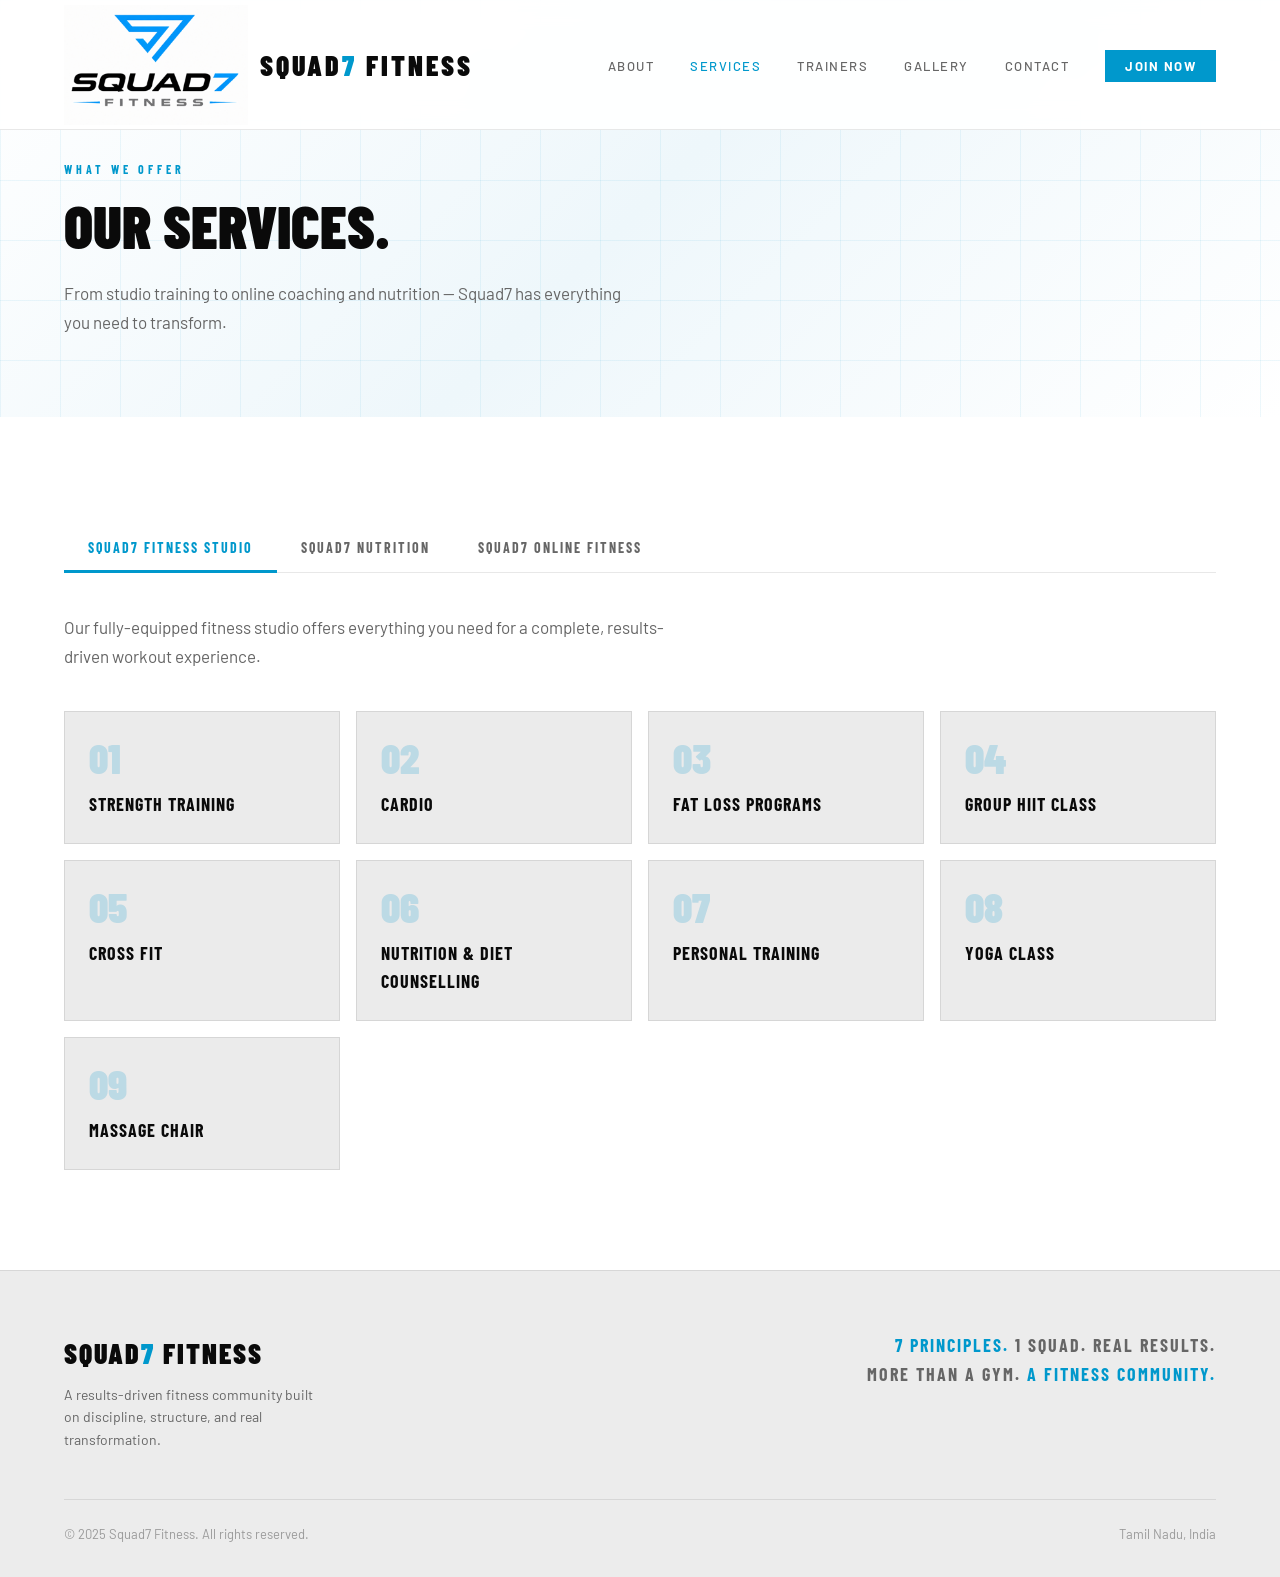
<file: services.html>
<!DOCTYPE html>
<html lang="en">
<head>
<meta charset="UTF-8">
<meta name="viewport" content="width=device-width, initial-scale=1.0">
<title>Services — Squad7 Fitness</title>
<link href="https://fonts.googleapis.com/css2?family=Barlow+Condensed:wght@400;600;700;800;900&family=Barlow:wght@300;400;500;600&display=swap" rel="stylesheet">
<style>
  *, *::before, *::after { margin: 0; padding: 0; box-sizing: border-box; }
  :root {
    --bg: #FFFFFF; --section: #F4F4F4; --accent: #0098CC;
    --accent-glow: rgba(0,152,204,0.1); --text: #0A0A0A;
    --subtext: #666666; --border: rgba(0,0,0,0.09); --card: #EBEBEB;
  }
  html { scroll-behavior: smooth; }
  body { background: var(--bg); color: var(--text); font-family: 'Barlow', sans-serif; font-weight: 400; line-height: 1.6; overflow-x: hidden; }

  /* NAV */
  nav { position: fixed; top: 0; left: 0; right: 0; z-index: 100; padding: 0 5vw; height: 130px; display: flex; align-items: center; justify-content: space-between; background: rgba(255,255,255,0.92); backdrop-filter: blur(12px); border-bottom: 1px solid var(--border); }
  .nav-logo { display: flex; align-items: center; gap: 12px; text-decoration: none; }
  .nav-logo img { height: 120px; width: auto; display: block; }
  .nav-logo-text { font-family: 'Barlow Condensed', sans-serif; font-weight: 900; font-size: 28px; letter-spacing: 3px; text-transform: uppercase; color: var(--text); line-height: 1; }
  .nav-logo-text span { color: var(--accent); }
  .nav-links { display: flex; gap: 36px; list-style: none; }
  .nav-links a { color: var(--subtext); text-decoration: none; font-size: 13px; font-weight: 500; letter-spacing: 1.5px; text-transform: uppercase; transition: color 0.2s; }
  .nav-links a:hover, .nav-links a.active { color: var(--accent); }
  .nav-cta { background: var(--accent); color: #FFF !important; padding: 8px 20px; font-weight: 700 !important; letter-spacing: 1px; transition: background 0.2s !important; }
  .nav-cta:hover { background: #0080AA !important; color: #FFF !important; }
  .hamburger { display: none; flex-direction: column; gap: 5px; cursor: pointer; }
  .hamburger span { display: block; width: 24px; height: 2px; background: var(--text); transition: 0.3s; }
  .mobile-menu { display: none; position: fixed; top: 130px; left: 0; right: 0; background: rgba(255,255,255,0.98); padding: 24px 5vw; flex-direction: column; gap: 20px; z-index: 99; border-bottom: 1px solid var(--border); }
  .mobile-menu a { color: var(--subtext); text-decoration: none; font-size: 15px; font-weight: 500; letter-spacing: 1px; text-transform: uppercase; }
  .mobile-menu a:hover { color: var(--accent); }
  .mobile-menu.open { display: flex; }

  /* SECTION DEFAULTS */
  section { padding: 60px 5vw; }
  .page-hero { padding: 160px 5vw 80px; background: linear-gradient(135deg, #FFFFFF 0%, #EEF7FB 50%, #FFFFFF 100%); position: relative; overflow: hidden; }
  .page-hero-grid { position: absolute; inset: 0; pointer-events: none; background-image: linear-gradient(rgba(0,152,204,0.07) 1px, transparent 1px), linear-gradient(90deg, rgba(0,152,204,0.07) 1px, transparent 1px); background-size: 60px 60px; }
  .page-hero-content { position: relative; z-index: 2; }
  .section-label { font-family: 'Barlow Condensed', sans-serif; font-size: 12px; font-weight: 700; letter-spacing: 4px; text-transform: uppercase; color: var(--accent); margin-bottom: 16px; }
  .section-title { font-family: 'Barlow Condensed', sans-serif; font-size: clamp(36px, 5vw, 60px); font-weight: 900; text-transform: uppercase; line-height: 1; margin-bottom: 24px; color: var(--text); }
  .section-sub { font-size: 17px; color: var(--subtext); max-width: 560px; line-height: 1.7; }
  .reveal { opacity: 0; transform: translateY(30px); transition: opacity 0.6s ease, transform 0.6s ease; }
  .reveal.visible { opacity: 1; transform: translateY(0); }

  /* BUTTONS */
  .btn-primary { background: var(--accent); color: #FFF; padding: 14px 36px; font-family: 'Barlow Condensed', sans-serif; font-size: 16px; font-weight: 700; letter-spacing: 2px; text-transform: uppercase; text-decoration: none; border: none; cursor: pointer; transition: background 0.2s, transform 0.15s; display: inline-block; }
  .btn-primary:hover { background: #0080AA; transform: translateY(-2px); }
  .btn-outline { background: transparent; color: var(--text); padding: 14px 36px; font-family: 'Barlow Condensed', sans-serif; font-size: 16px; font-weight: 700; letter-spacing: 2px; text-transform: uppercase; text-decoration: none; border: 1px solid rgba(0,0,0,0.25); cursor: pointer; transition: border-color 0.2s, color 0.2s, transform 0.15s; display: inline-block; }
  .btn-outline:hover { border-color: var(--accent); color: var(--accent); transform: translateY(-2px); }

  /* TICKER */
  .ticker-wrap { background: var(--accent); overflow: hidden; padding: 14px 0; white-space: nowrap; }
  .ticker-inner { display: inline-block; animation: ticker 20s linear infinite; }
  .ticker-inner span { font-family: 'Barlow Condensed', sans-serif; font-size: 15px; font-weight: 700; letter-spacing: 3px; text-transform: uppercase; color: #FFF; margin: 0 40px; }
  .ticker-inner span::before { content: '✦ '; }

  /* FOOTER */
  footer { background: #ECECEC; padding: 60px 5vw 32px; border-top: 1px solid var(--border); }
  .footer-top { display: flex; justify-content: space-between; align-items: flex-start; flex-wrap: wrap; gap: 40px; margin-bottom: 48px; }
  .footer-brand .logo { font-family: 'Barlow Condensed', sans-serif; font-size: 28px; font-weight: 900; letter-spacing: 2px; text-transform: uppercase; color: var(--text); display: block; margin-bottom: 8px; }
  .footer-brand .logo span { color: var(--accent); }
  .footer-brand p { font-size: 14px; color: var(--subtext); max-width: 260px; line-height: 1.6; }
  .footer-taglines { text-align: right; }
  .footer-taglines p { font-family: 'Barlow Condensed', sans-serif; font-size: 18px; font-weight: 700; letter-spacing: 2px; text-transform: uppercase; color: var(--subtext); line-height: 1.6; }
  .footer-taglines p span { color: var(--accent); }
  .footer-bottom { border-top: 1px solid var(--border); padding-top: 24px; display: flex; justify-content: space-between; align-items: center; flex-wrap: wrap; gap: 12px; }
  .footer-bottom p { font-size: 13px; color: rgba(0,0,0,0.35); }

  /* ANIMATIONS */
  @keyframes fadeUp { from { opacity: 0; transform: translateY(24px); } to { opacity: 1; transform: translateY(0); } }
  @keyframes ticker { from { transform: translateX(0); } to { transform: translateX(-50%); } }

  /* RESPONSIVE */
  @media (max-width: 900px) { .nav-links { display: none; } .nav-cta-desk { display: none; } .hamburger { display: flex; } }
  @media (max-width: 600px) { section { padding: 60px 5vw; } }
</style>
<style>
  .services-tabs { display: flex; gap: 0; margin: 48px 0 0; border-bottom: 1px solid var(--border); flex-wrap: wrap; }
  .tab-btn { background: none; border: none; cursor: pointer; font-family: 'Barlow Condensed', sans-serif; font-size: 14px; font-weight: 700; letter-spacing: 2px; text-transform: uppercase; color: var(--subtext); padding: 14px 24px; border-bottom: 3px solid transparent; transition: color 0.2s, border-color 0.2s; margin-bottom: -1px; }
  .tab-btn:hover { color: var(--text); }
  .tab-btn.active { color: var(--accent); border-bottom-color: var(--accent); }
  .tab-content { display: none; padding: 40px 0; animation: fadeUp 0.4s forwards; }
  .tab-content.active { display: block; }
  .service-intro { font-size: 17px; color: var(--subtext); max-width: 600px; line-height: 1.7; margin-bottom: 40px; }
  .service-grid { display: grid; grid-template-columns: repeat(auto-fill, minmax(220px, 1fr)); gap: 16px; }
  .service-item { background: var(--card); padding: 24px; border: 1px solid var(--border); transition: border-color 0.2s, transform 0.2s; }
  .service-item:hover { border-color: var(--accent); transform: translateY(-3px); }
  .service-num { font-family: 'Barlow Condensed', sans-serif; font-size: 42px; font-weight: 900; line-height: 1; color: rgba(0,152,204,0.2); margin-bottom: 12px; }
  .service-name { font-family: 'Barlow Condensed', sans-serif; font-size: 18px; font-weight: 700; text-transform: uppercase; letter-spacing: 1px; color: var(--text); }
</style>
</head>
<body>
<nav>
  <a href="index.html" class="nav-logo"><img src="images/logo.png" alt="Squad7 Fitness"><span class="nav-logo-text">SQUAD<span>7</span> FITNESS</span></a>
  <ul class="nav-links">
    <li><a href="about.html">About</a></li>
    <li><a href="services.html" class="active">Services</a></li>
    <li><a href="trainers.html">Trainers</a></li>
    <li><a href="gallery.html">Gallery</a></li>
    <li><a href="contact.html">Contact</a></li>
    <li><a href="contact.html" class="nav-cta">Join Now</a></li>
  </ul>
  <div class="hamburger" onclick="toggleMenu()" aria-label="Menu"><span></span><span></span><span></span></div>
</nav>
<div class="mobile-menu" id="mobileMenu">
  <a href="about.html" onclick="closeMenu()">About</a>
  <a href="services.html" onclick="closeMenu()">Services</a>
  <a href="trainers.html" onclick="closeMenu()">Trainers</a>
  <a href="gallery.html" onclick="closeMenu()">Gallery</a>
  <a href="contact.html" onclick="closeMenu()">Contact</a>
  <a href="contact.html" onclick="closeMenu()" class="btn-primary" style="text-align:center;">Join Now</a>
</div>
<div class="page-hero">
  <div class="page-hero-grid"></div>
  <div class="page-hero-content">
    <p class="section-label">What We Offer</p>
    <h1 class="section-title">Our Services.</h1>
    <p class="section-sub">From studio training to online coaching and nutrition — Squad7 has everything you need to transform.</p>
  </div>
</div>
<section>
  <div class="services-tabs reveal">
    <button class="tab-btn active" onclick="showTab('studio', this)">Squad7 Fitness Studio</button>
    <button class="tab-btn" onclick="showTab('nutrition', this)">Squad7 Nutrition</button>
    <button class="tab-btn" onclick="showTab('Online_Fitness', this)">Squad7 Online Fitness</button>
  </div>
  <div id="tab-studio" class="tab-content active">
    <p class="service-intro">Our fully-equipped fitness studio offers everything you need for a complete, results-driven workout experience.</p>
    <div class="service-grid">
      <div class="service-item"><div class="service-num">01</div><div class="service-name">Strength Training</div></div>
      <div class="service-item"><div class="service-num">02</div><div class="service-name">Cardio</div></div>
      <div class="service-item"><div class="service-num">03</div><div class="service-name">Fat Loss Programs</div></div>
      <div class="service-item"><div class="service-num">04</div><div class="service-name">Group HIIT Class</div></div>
      <div class="service-item"><div class="service-num">05</div><div class="service-name">Cross Fit</div></div>
      <div class="service-item"><div class="service-num">06</div><div class="service-name">Nutrition & Diet Counselling</div></div>
      <div class="service-item"><div class="service-num">07</div><div class="service-name">Personal Training</div></div>
      <div class="service-item"><div class="service-num">08</div><div class="service-name">Yoga Class</div></div>
      <div class="service-item"><div class="service-num">09</div><div class="service-name">Massage Chair</div></div>
    </div>
  </div>
  <div id="tab-nutrition" class="tab-content">
    <p class="service-intro">Personalized nutrition strategies designed around your lifestyle, body type, and fitness goals.</p>
    <div class="service-grid">
      <div class="service-item"><div class="service-num">01</div><div class="service-name">Personalized Diet Plans</div></div>
      <div class="service-item"><div class="service-num">02</div><div class="service-name">Lifestyle-Based Nutrition</div></div>
      <div class="service-item"><div class="service-num">03</div><div class="service-name">One-on-One Consultation</div></div>
      <div class="service-item"><div class="service-num">04</div><div class="service-name">Customized Nutrition Plans</div></div>
      <div class="service-item"><div class="service-num">05</div><div class="service-name">Regular Progress Tracking</div></div>
      <div class="service-item"><div class="service-num">06</div><div class="service-name">Calorie Intake Guidance</div></div>
      <div class="service-item"><div class="service-num">07</div><div class="service-name">Pre & Post Workout Nutrition</div></div>
      <div class="service-item"><div class="service-num">08</div><div class="service-name">Supplement Guidance</div></div>
      <div class="service-item"><div class="service-num">09</div><div class="service-name">Accountability Support</div></div>
    </div>
  </div>
  <div id="tab-Online_Fitness" class="tab-content">
    <p class="service-intro">Structured online fitness classes combining ancient practice with modern performance — for body, breath, and mind.</p>
    <div class="service-grid">
      <div class="service-item"><div class="service-num">01</div><div class="service-name">Asana Practice</div></div>
      <div class="service-item"><div class="service-num">02</div><div class="service-name">Pranayama Breathing</div></div>
      <div class="service-item"><div class="service-num">03</div><div class="service-name">Surya Namaskar Flow</div></div>
      <div class="service-item"><div class="service-num">04</div><div class="service-name">Flexibility & Mobility</div></div>
      <div class="service-item"><div class="service-num">05</div><div class="service-name">Strength & Stability</div></div>
      <div class="service-item"><div class="service-num">06</div><div class="service-name">Posture Alignment</div></div>
      <div class="service-item"><div class="service-num">07</div><div class="service-name">Mind-Body Balance</div></div>
    </div>
  </div>
</section>
<footer><div class="footer-top"><div class="footer-brand"><span class="logo">SQUAD<span>7</span> FITNESS</span><p>A results-driven fitness community built on discipline, structure, and real transformation.</p></div><div class="footer-taglines"><p><span>7 Principles.</span> 1 Squad. Real Results.</p><p>More Than a Gym. <span>A Fitness Community.</span></p></div></div><div class="footer-bottom"><p>&copy; 2025 Squad7 Fitness. All rights reserved.</p><p>Tamil Nadu, India</p></div></footer>
<script>
function toggleMenu() { document.getElementById("mobileMenu").classList.toggle("open"); }
function closeMenu() { document.getElementById("mobileMenu").classList.remove("open"); }
function showTab(id, btn) {
  document.querySelectorAll(".tab-content").forEach(t => t.classList.remove("active"));
  document.querySelectorAll(".tab-btn").forEach(b => b.classList.remove("active"));
  document.getElementById("tab-" + id).classList.add("active");
  btn.classList.add("active");
}
const observer = new IntersectionObserver((entries) => {
  entries.forEach((e, i) => { if (e.isIntersecting) { setTimeout(() => e.target.classList.add("visible"), i * 100); } });
}, { threshold: 0.1 });
document.querySelectorAll(".reveal").forEach(el => observer.observe(el));
</script>
</body>
</html>
</file>
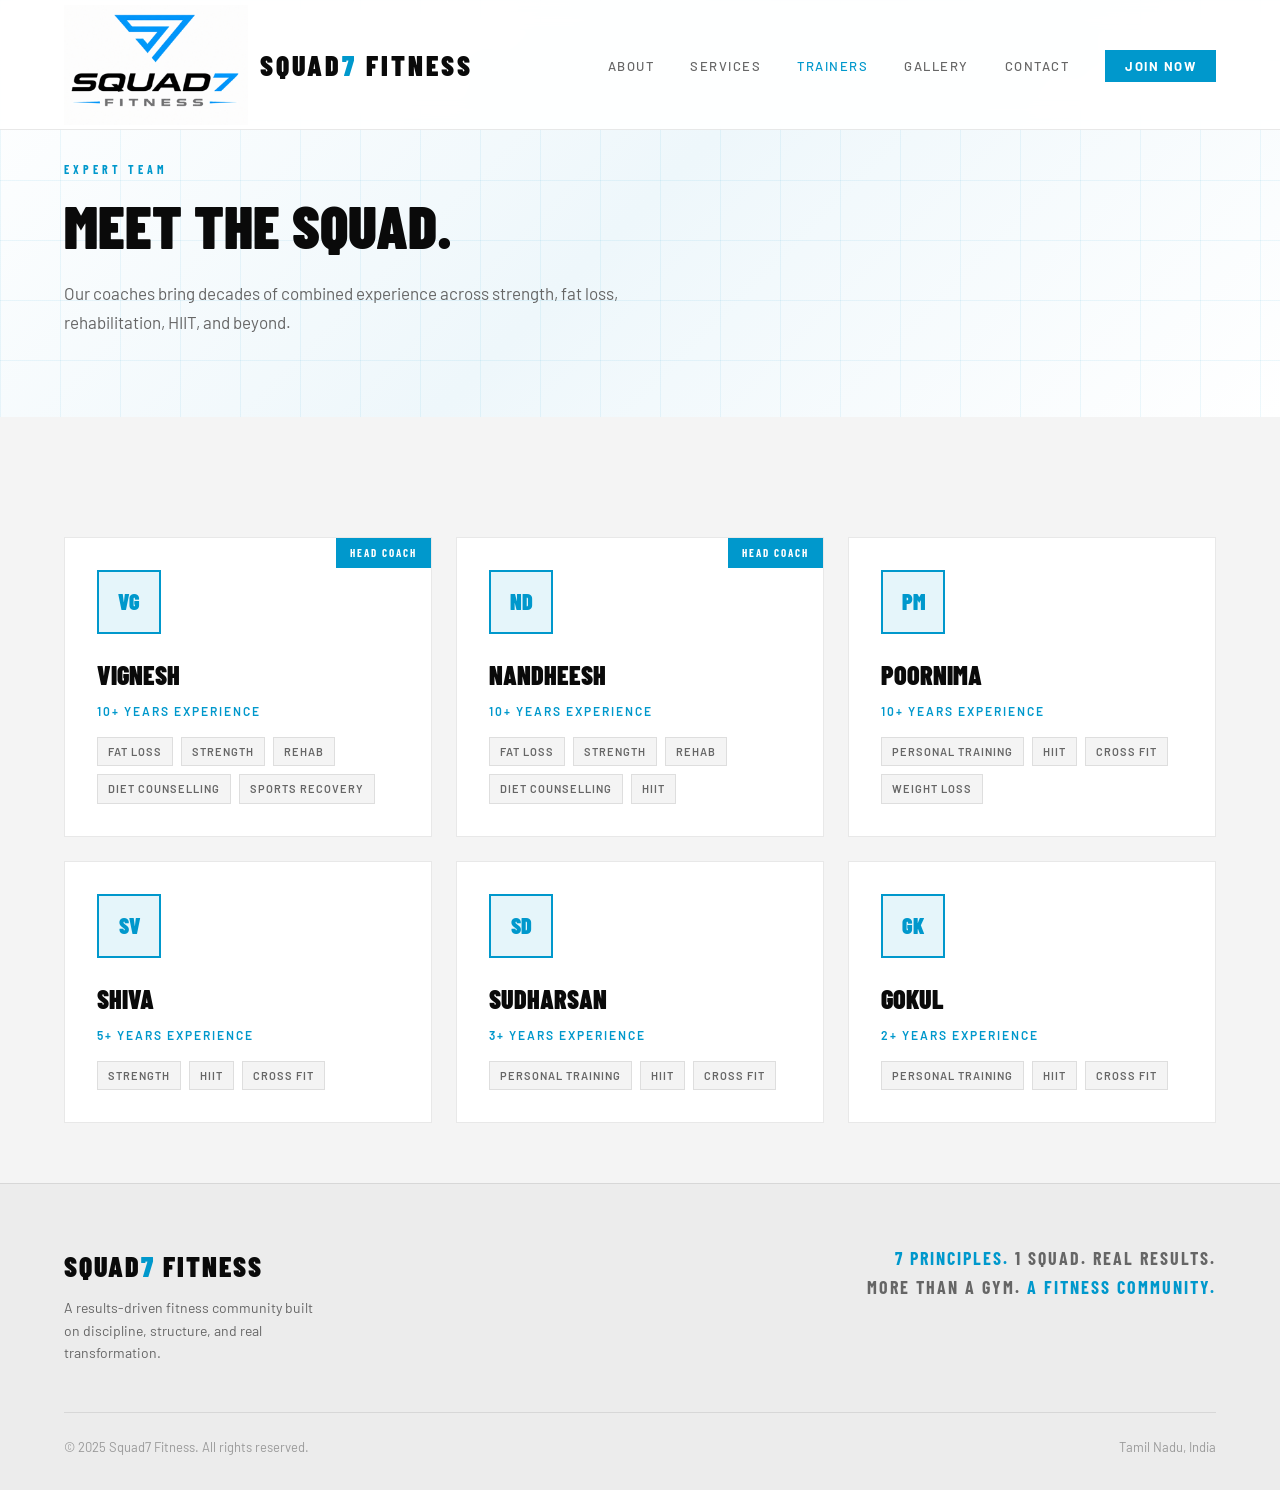
<file: trainers.html>
<!DOCTYPE html>
<html lang="en">
<head>
<meta charset="UTF-8">
<meta name="viewport" content="width=device-width, initial-scale=1.0">
<title>Trainers — Squad7 Fitness</title>
<link href="https://fonts.googleapis.com/css2?family=Barlow+Condensed:wght@400;600;700;800;900&family=Barlow:wght@300;400;500;600&display=swap" rel="stylesheet">
<style>
  *, *::before, *::after { margin: 0; padding: 0; box-sizing: border-box; }
  :root {
    --bg: #FFFFFF; --section: #F4F4F4; --accent: #0098CC;
    --accent-glow: rgba(0,152,204,0.1); --text: #0A0A0A;
    --subtext: #666666; --border: rgba(0,0,0,0.09); --card: #EBEBEB;
  }
  html { scroll-behavior: smooth; }
  body { background: var(--bg); color: var(--text); font-family: 'Barlow', sans-serif; font-weight: 400; line-height: 1.6; overflow-x: hidden; }

  /* NAV */
  nav { position: fixed; top: 0; left: 0; right: 0; z-index: 100; padding: 0 5vw; height: 130px; display: flex; align-items: center; justify-content: space-between; background: rgba(255,255,255,0.92); backdrop-filter: blur(12px); border-bottom: 1px solid var(--border); }
  .nav-logo { display: flex; align-items: center; gap: 12px; text-decoration: none; }
  .nav-logo img { height: 120px; width: auto; display: block; }
  .nav-logo-text { font-family: 'Barlow Condensed', sans-serif; font-weight: 900; font-size: 28px; letter-spacing: 3px; text-transform: uppercase; color: var(--text); line-height: 1; }
  .nav-logo-text span { color: var(--accent); }
  .nav-links { display: flex; gap: 36px; list-style: none; }
  .nav-links a { color: var(--subtext); text-decoration: none; font-size: 13px; font-weight: 500; letter-spacing: 1.5px; text-transform: uppercase; transition: color 0.2s; }
  .nav-links a:hover, .nav-links a.active { color: var(--accent); }
  .nav-cta { background: var(--accent); color: #FFF !important; padding: 8px 20px; font-weight: 700 !important; letter-spacing: 1px; transition: background 0.2s !important; }
  .nav-cta:hover { background: #0080AA !important; color: #FFF !important; }
  .hamburger { display: none; flex-direction: column; gap: 5px; cursor: pointer; }
  .hamburger span { display: block; width: 24px; height: 2px; background: var(--text); transition: 0.3s; }
  .mobile-menu { display: none; position: fixed; top: 130px; left: 0; right: 0; background: rgba(255,255,255,0.98); padding: 24px 5vw; flex-direction: column; gap: 20px; z-index: 99; border-bottom: 1px solid var(--border); }
  .mobile-menu a { color: var(--subtext); text-decoration: none; font-size: 15px; font-weight: 500; letter-spacing: 1px; text-transform: uppercase; }
  .mobile-menu a:hover { color: var(--accent); }
  .mobile-menu.open { display: flex; }

  /* SECTION DEFAULTS */
  section { padding: 60px 5vw; }
  .page-hero { padding: 160px 5vw 80px; background: linear-gradient(135deg, #FFFFFF 0%, #EEF7FB 50%, #FFFFFF 100%); position: relative; overflow: hidden; }
  .page-hero-grid { position: absolute; inset: 0; pointer-events: none; background-image: linear-gradient(rgba(0,152,204,0.07) 1px, transparent 1px), linear-gradient(90deg, rgba(0,152,204,0.07) 1px, transparent 1px); background-size: 60px 60px; }
  .page-hero-content { position: relative; z-index: 2; }
  .section-label { font-family: 'Barlow Condensed', sans-serif; font-size: 12px; font-weight: 700; letter-spacing: 4px; text-transform: uppercase; color: var(--accent); margin-bottom: 16px; }
  .section-title { font-family: 'Barlow Condensed', sans-serif; font-size: clamp(36px, 5vw, 60px); font-weight: 900; text-transform: uppercase; line-height: 1; margin-bottom: 24px; color: var(--text); }
  .section-sub { font-size: 17px; color: var(--subtext); max-width: 560px; line-height: 1.7; }
  .reveal { opacity: 0; transform: translateY(30px); transition: opacity 0.6s ease, transform 0.6s ease; }
  .reveal.visible { opacity: 1; transform: translateY(0); }

  /* BUTTONS */
  .btn-primary { background: var(--accent); color: #FFF; padding: 14px 36px; font-family: 'Barlow Condensed', sans-serif; font-size: 16px; font-weight: 700; letter-spacing: 2px; text-transform: uppercase; text-decoration: none; border: none; cursor: pointer; transition: background 0.2s, transform 0.15s; display: inline-block; }
  .btn-primary:hover { background: #0080AA; transform: translateY(-2px); }
  .btn-outline { background: transparent; color: var(--text); padding: 14px 36px; font-family: 'Barlow Condensed', sans-serif; font-size: 16px; font-weight: 700; letter-spacing: 2px; text-transform: uppercase; text-decoration: none; border: 1px solid rgba(0,0,0,0.25); cursor: pointer; transition: border-color 0.2s, color 0.2s, transform 0.15s; display: inline-block; }
  .btn-outline:hover { border-color: var(--accent); color: var(--accent); transform: translateY(-2px); }

  /* TICKER */
  .ticker-wrap { background: var(--accent); overflow: hidden; padding: 14px 0; white-space: nowrap; }
  .ticker-inner { display: inline-block; animation: ticker 20s linear infinite; }
  .ticker-inner span { font-family: 'Barlow Condensed', sans-serif; font-size: 15px; font-weight: 700; letter-spacing: 3px; text-transform: uppercase; color: #FFF; margin: 0 40px; }
  .ticker-inner span::before { content: '✦ '; }

  /* FOOTER */
  footer { background: #ECECEC; padding: 60px 5vw 32px; border-top: 1px solid var(--border); }
  .footer-top { display: flex; justify-content: space-between; align-items: flex-start; flex-wrap: wrap; gap: 40px; margin-bottom: 48px; }
  .footer-brand .logo { font-family: 'Barlow Condensed', sans-serif; font-size: 28px; font-weight: 900; letter-spacing: 2px; text-transform: uppercase; color: var(--text); display: block; margin-bottom: 8px; }
  .footer-brand .logo span { color: var(--accent); }
  .footer-brand p { font-size: 14px; color: var(--subtext); max-width: 260px; line-height: 1.6; }
  .footer-taglines { text-align: right; }
  .footer-taglines p { font-family: 'Barlow Condensed', sans-serif; font-size: 18px; font-weight: 700; letter-spacing: 2px; text-transform: uppercase; color: var(--subtext); line-height: 1.6; }
  .footer-taglines p span { color: var(--accent); }
  .footer-bottom { border-top: 1px solid var(--border); padding-top: 24px; display: flex; justify-content: space-between; align-items: center; flex-wrap: wrap; gap: 12px; }
  .footer-bottom p { font-size: 13px; color: rgba(0,0,0,0.35); }

  /* ANIMATIONS */
  @keyframes fadeUp { from { opacity: 0; transform: translateY(24px); } to { opacity: 1; transform: translateY(0); } }
  @keyframes ticker { from { transform: translateX(0); } to { transform: translateX(-50%); } }

  /* RESPONSIVE */
  @media (max-width: 900px) { .nav-links { display: none; } .nav-cta-desk { display: none; } .hamburger { display: flex; } }
  @media (max-width: 600px) { section { padding: 60px 5vw; } }
</style>
<style>
  .trainers-grid { display: grid; grid-template-columns: repeat(auto-fill, minmax(280px, 1fr)); gap: 24px; margin-top: 60px; }
  .trainer-card { background: #fff; padding: 32px; border: 1px solid var(--border); position: relative; overflow: hidden; transition: border-color 0.2s, transform 0.2s; }
  .trainer-card:hover { border-color: var(--accent); transform: translateY(-4px); }
  .trainer-avatar { width: 64px; height: 64px; background: rgba(0,152,204,0.1); border: 2px solid var(--accent); display: flex; align-items: center; justify-content: center; font-family: 'Barlow Condensed', sans-serif; font-size: 22px; font-weight: 900; color: var(--accent); margin-bottom: 20px; }
  .trainer-badge { position: absolute; top: 0; right: 0; background: var(--accent); color: #FFF; font-family: 'Barlow Condensed', sans-serif; font-size: 11px; font-weight: 700; letter-spacing: 2px; text-transform: uppercase; padding: 6px 14px; }
  .trainer-name { font-family: 'Barlow Condensed', sans-serif; font-size: 26px; font-weight: 900; text-transform: uppercase; margin-bottom: 6px; color: var(--text); }
  .trainer-exp { font-size: 12px; font-weight: 600; letter-spacing: 2px; text-transform: uppercase; color: var(--accent); margin-bottom: 16px; }
  .trainer-tags { display: flex; flex-wrap: wrap; gap: 8px; }
  .tag { font-size: 11px; font-weight: 600; letter-spacing: 1px; text-transform: uppercase; padding: 5px 10px; background: var(--section); border: 1px solid var(--border); color: var(--subtext); }
</style>
</head>
<body>
<nav>
  <a href="index.html" class="nav-logo"><img src="images/logo.png" alt="Squad7 Fitness"><span class="nav-logo-text">SQUAD<span>7</span> FITNESS</span></a>
  <ul class="nav-links">
    <li><a href="about.html">About</a></li>
    <li><a href="services.html">Services</a></li>
    <li><a href="trainers.html" class="active">Trainers</a></li>
    <li><a href="gallery.html">Gallery</a></li>
    <li><a href="contact.html">Contact</a></li>
    <li><a href="contact.html" class="nav-cta">Join Now</a></li>
  </ul>
  <div class="hamburger" onclick="toggleMenu()" aria-label="Menu"><span></span><span></span><span></span></div>
</nav>
<div class="mobile-menu" id="mobileMenu">
  <a href="about.html" onclick="closeMenu()">About</a>
  <a href="services.html" onclick="closeMenu()">Services</a>
  <a href="trainers.html" onclick="closeMenu()">Trainers</a>
  <a href="gallery.html" onclick="closeMenu()">Gallery</a>
  <a href="contact.html" onclick="closeMenu()">Contact</a>
  <a href="contact.html" onclick="closeMenu()" class="btn-primary" style="text-align:center;">Join Now</a>
</div>
<div class="page-hero">
  <div class="page-hero-grid"></div>
  <div class="page-hero-content">
    <p class="section-label">Expert Team</p>
    <h1 class="section-title">Meet The Squad.</h1>
    <p class="section-sub">Our coaches bring decades of combined experience across strength, fat loss, rehabilitation, HIIT, and beyond.</p>
  </div>
</div>
<section style="background:var(--section);">
  <div class="trainers-grid">
    <div class="trainer-card reveal">
      <div class="trainer-badge">Head Coach</div>
      <div class="trainer-avatar">VG</div>
      <div class="trainer-name">Vignesh</div>
      <div class="trainer-exp">10+ Years Experience</div>
      <div class="trainer-tags"><span class="tag">Fat Loss</span><span class="tag">Strength</span><span class="tag">Rehab</span><span class="tag">Diet Counselling</span><span class="tag">Sports Recovery</span></div>
    </div>
    <div class="trainer-card reveal">
      <div class="trainer-badge">Head Coach</div>
      <div class="trainer-avatar">ND</div>
      <div class="trainer-name">Nandheesh</div>
      <div class="trainer-exp">10+ Years Experience</div>
      <div class="trainer-tags"><span class="tag">Fat Loss</span><span class="tag">Strength</span><span class="tag">Rehab</span><span class="tag">Diet Counselling</span><span class="tag">HIIT</span></div>
    </div>
    <div class="trainer-card reveal">
      <div class="trainer-avatar">PM</div>
      <div class="trainer-name">Poornima</div>
      <div class="trainer-exp">10+ Years Experience</div>
      <div class="trainer-tags"><span class="tag">Personal Training</span><span class="tag">HIIT</span><span class="tag">Cross Fit</span><span class="tag">Weight Loss</span></div>
    </div>
    <div class="trainer-card reveal">
      <div class="trainer-avatar">SV</div>
      <div class="trainer-name">Shiva</div>
      <div class="trainer-exp">5+ Years Experience</div>
      <div class="trainer-tags"><span class="tag">Strength</span><span class="tag">HIIT</span><span class="tag">Cross Fit</span></div>
    </div>
    <div class="trainer-card reveal">
      <div class="trainer-avatar">SD</div>
      <div class="trainer-name">Sudharsan</div>
      <div class="trainer-exp">3+ Years Experience</div>
      <div class="trainer-tags"><span class="tag">Personal Training</span><span class="tag">HIIT</span><span class="tag">Cross Fit</span></div>
    </div>
    <div class="trainer-card reveal">
      <div class="trainer-avatar">GK</div>
      <div class="trainer-name">Gokul</div>
      <div class="trainer-exp">2+ Years Experience</div>
      <div class="trainer-tags"><span class="tag">Personal Training</span><span class="tag">HIIT</span><span class="tag">Cross Fit</span></div>
    </div>
  </div>
</section>
<footer><div class="footer-top"><div class="footer-brand"><span class="logo">SQUAD<span>7</span> FITNESS</span><p>A results-driven fitness community built on discipline, structure, and real transformation.</p></div><div class="footer-taglines"><p><span>7 Principles.</span> 1 Squad. Real Results.</p><p>More Than a Gym. <span>A Fitness Community.</span></p></div></div><div class="footer-bottom"><p>&copy; 2025 Squad7 Fitness. All rights reserved.</p><p>Tamil Nadu, India</p></div></footer>
<script>
function toggleMenu() { document.getElementById("mobileMenu").classList.toggle("open"); }
function closeMenu() { document.getElementById("mobileMenu").classList.remove("open"); }
const observer = new IntersectionObserver((entries) => {
  entries.forEach((e, i) => { if (e.isIntersecting) { setTimeout(() => e.target.classList.add("visible"), i * 100); } });
}, { threshold: 0.1 });
document.querySelectorAll(".reveal").forEach(el => observer.observe(el));
</script>
</body>
</html>
</file>
